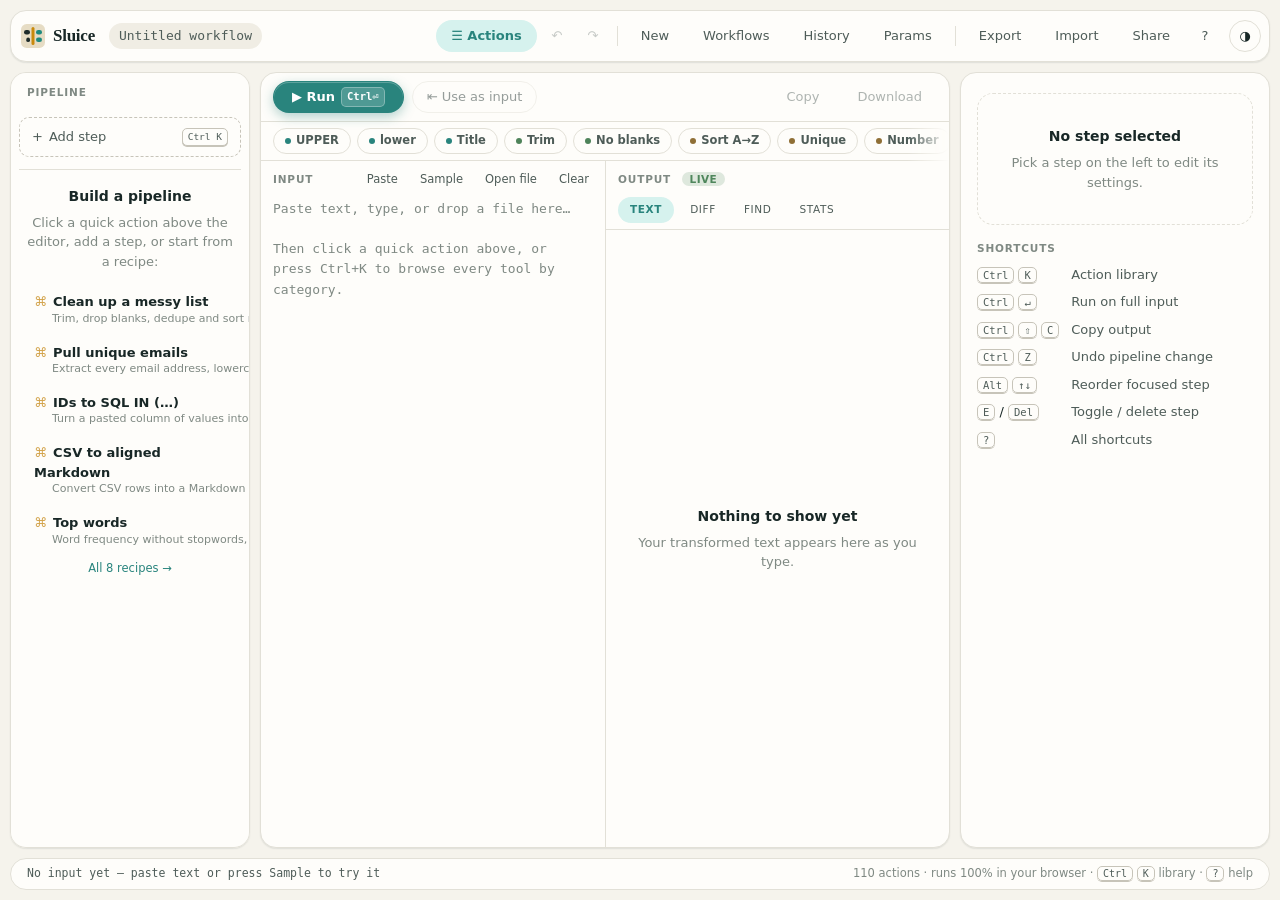
<file: index.html>
<!doctype html>
<html lang="en">
<head>
<meta charset="utf-8">
<meta name="viewport" content="width=device-width, initial-scale=1">
<meta http-equiv="Content-Security-Policy" content="default-src 'self'; script-src 'self'; style-src 'self' 'unsafe-inline'; img-src 'self' data: blob:; font-src 'self'; connect-src 'self'; worker-src 'self' blob:; object-src 'none'; base-uri 'self'; form-action 'none'">
<meta name="referrer" content="no-referrer">
<title>Sluice — local-first text workbench</title>
<meta name="description" content="Sluice turns text chores into repeatable pipelines: split, clean, extract, convert and analyze text entirely in your browser.">
<meta name="theme-color" content="#f6f3ec" media="(prefers-color-scheme: light)">
<meta name="theme-color" content="#1d2b2a" media="(prefers-color-scheme: dark)">
<meta name="color-scheme" content="light dark">
<link rel="icon" href="icons/sluice.svg" type="image/svg+xml">
<link rel="mask-icon" href="icons/sluice-mask.svg" color="#1d2b2a">
<link rel="apple-touch-icon" href="icons/sluice-light.svg">
<link rel="manifest" href="manifest.webmanifest">
<link rel="stylesheet" href="styles/tokens.css">
<link rel="stylesheet" href="styles/base.css">
<link rel="stylesheet" href="styles/layout.css">
<link rel="stylesheet" href="styles/components.css">
<link rel="stylesheet" href="styles/viewer.css">
<link rel="stylesheet" href="styles/v2.css">
</head>
<body>
<div id="app"><noscript>Sluice needs JavaScript enabled.</noscript></div>
<script type="module" src="src/main.js"></script>
</body>
</html>
</file>
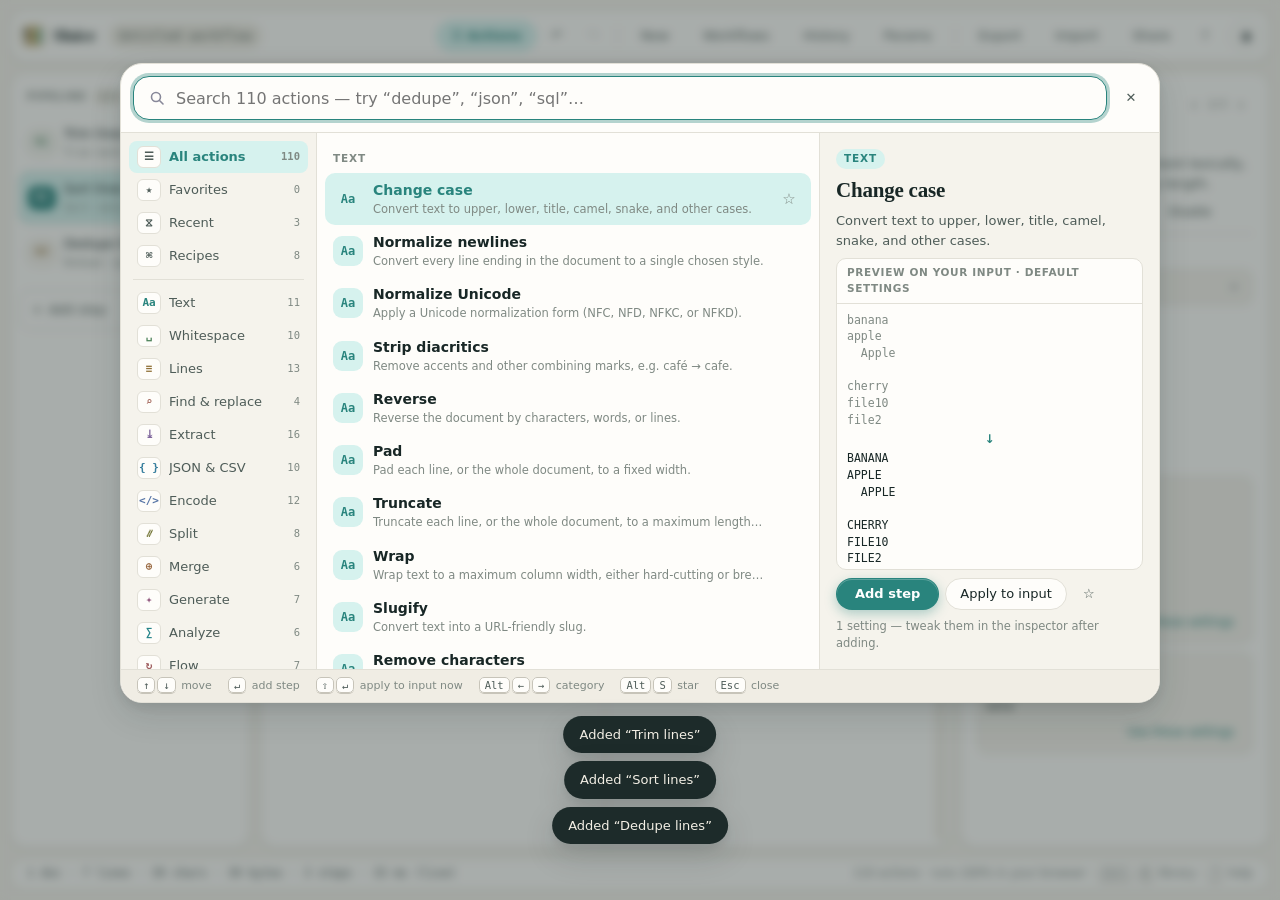
<file: demo-browse.html>
<!doctype html>
<html lang="en" data-demo="palette=1">
<head>
<meta charset="utf-8">
<meta name="viewport" content="width=device-width, initial-scale=1">
<title>Sluice demo: browse categories</title>
<link rel="icon" href="icons/sluice.svg" type="image/svg+xml">
<style>html, body { margin: 0; height: 100%; } #app-frame { width: 100%; height: 100%; border: 0; display: block; }</style>
</head>
<body>
<iframe id="app-frame" title="Sluice demo"></iframe>
<script type="module" src="src/tests/demo.js"></script>
</body>
</html>
</file>
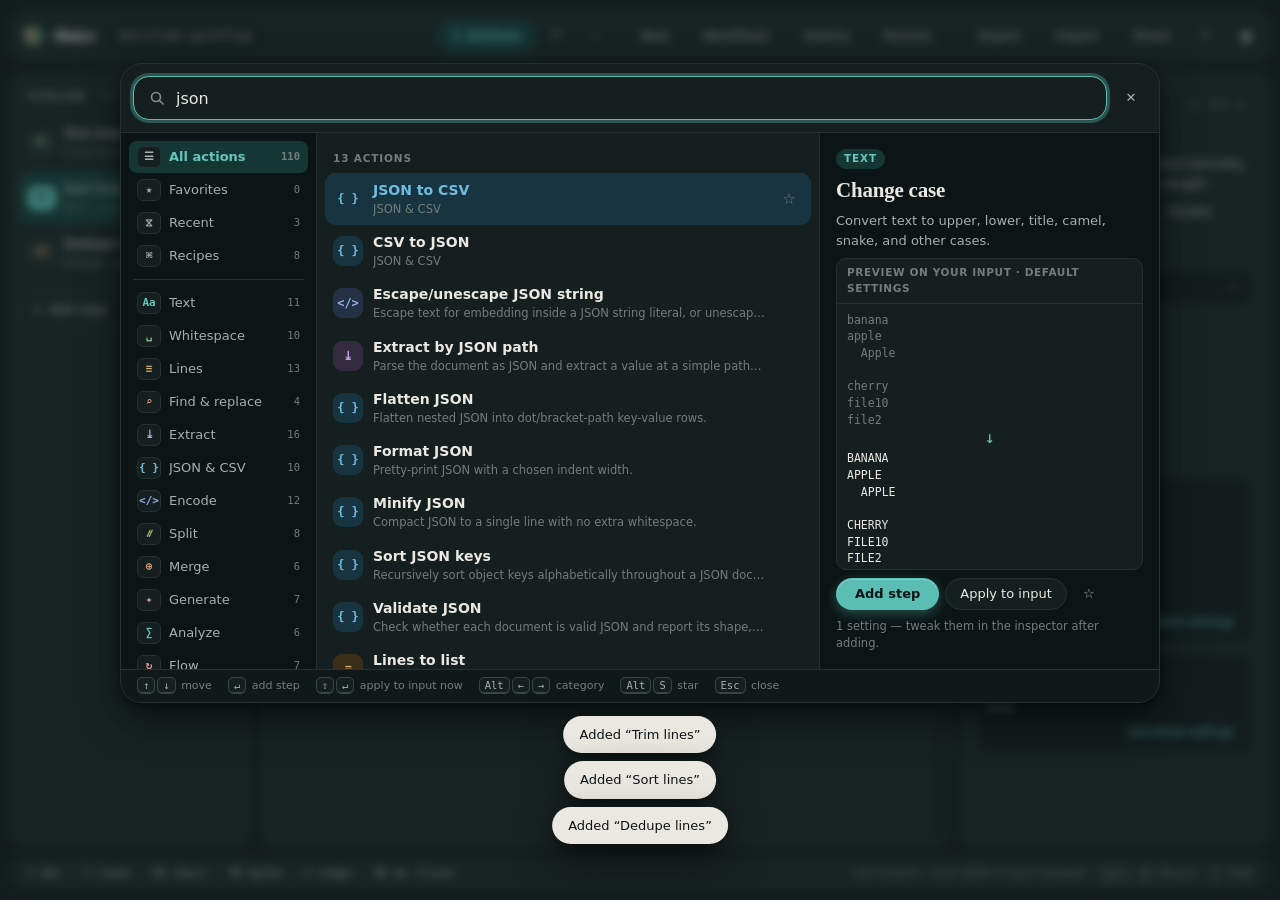
<file: demo-dark-palette.html>
<!doctype html>
<html lang="en" data-demo="theme=dim&palette=1&q=json">
<head>
<meta charset="utf-8">
<meta name="viewport" content="width=device-width, initial-scale=1">
<title>Sluice demo: dark library</title>
<link rel="icon" href="icons/sluice.svg" type="image/svg+xml">
<style>html, body { margin: 0; height: 100%; } #app-frame { width: 100%; height: 100%; border: 0; display: block; }</style>
</head>
<body>
<iframe id="app-frame" title="Sluice demo"></iframe>
<script type="module" src="src/tests/demo.js"></script>
</body>
</html>
</file>
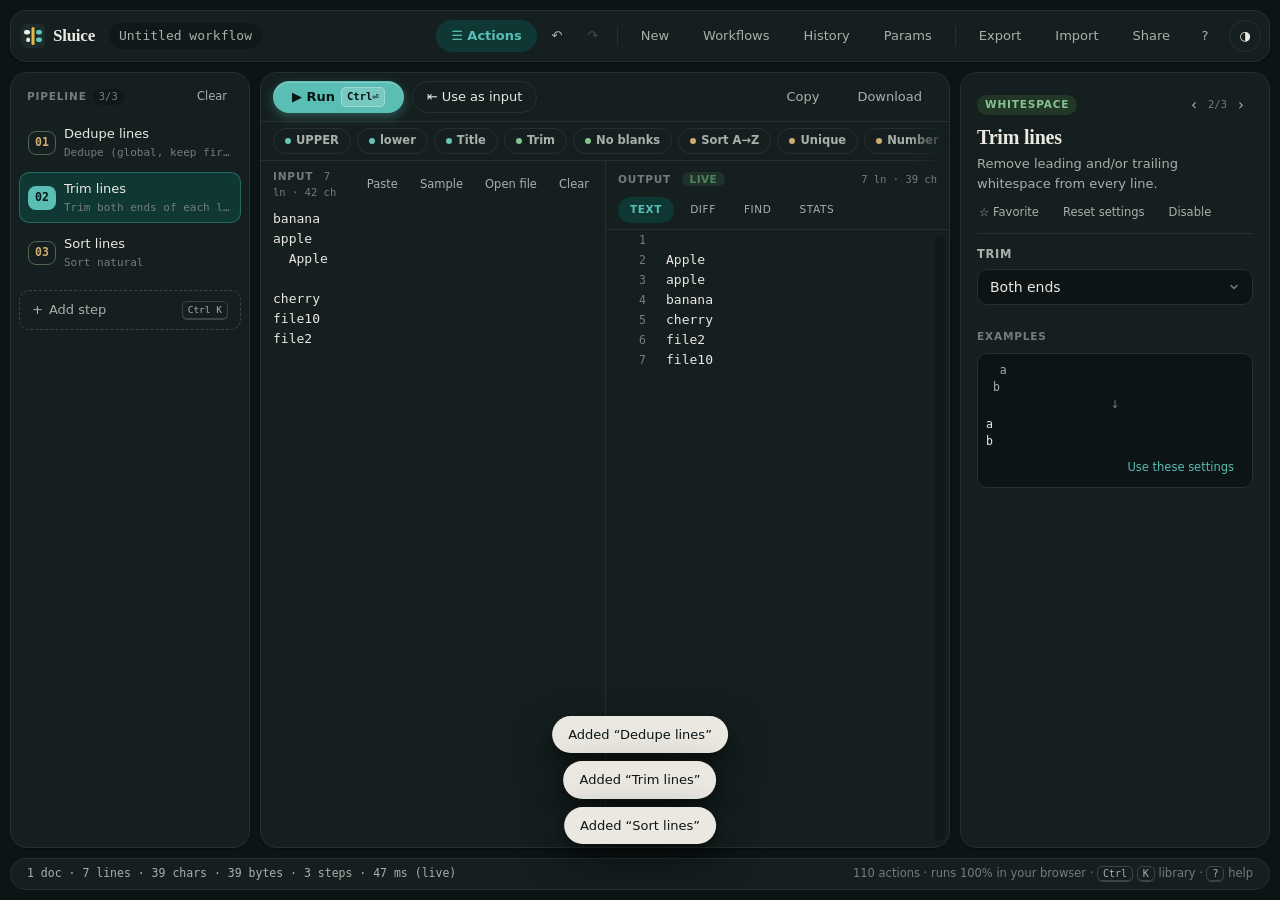
<file: demo-dark.html>
<!doctype html>
<html lang="en" data-demo="theme=dim">
<head>
<meta charset="utf-8">
<meta name="viewport" content="width=device-width, initial-scale=1">
<title>Sluice demo: dark theme</title>
<link rel="icon" href="icons/sluice.svg" type="image/svg+xml">
<style>html, body { margin: 0; height: 100%; } #app-frame { width: 100%; height: 100%; border: 0; display: block; }</style>
</head>
<body>
<iframe id="app-frame" title="Sluice demo"></iframe>
<script type="module" src="src/tests/demo.js"></script>
</body>
</html>
</file>
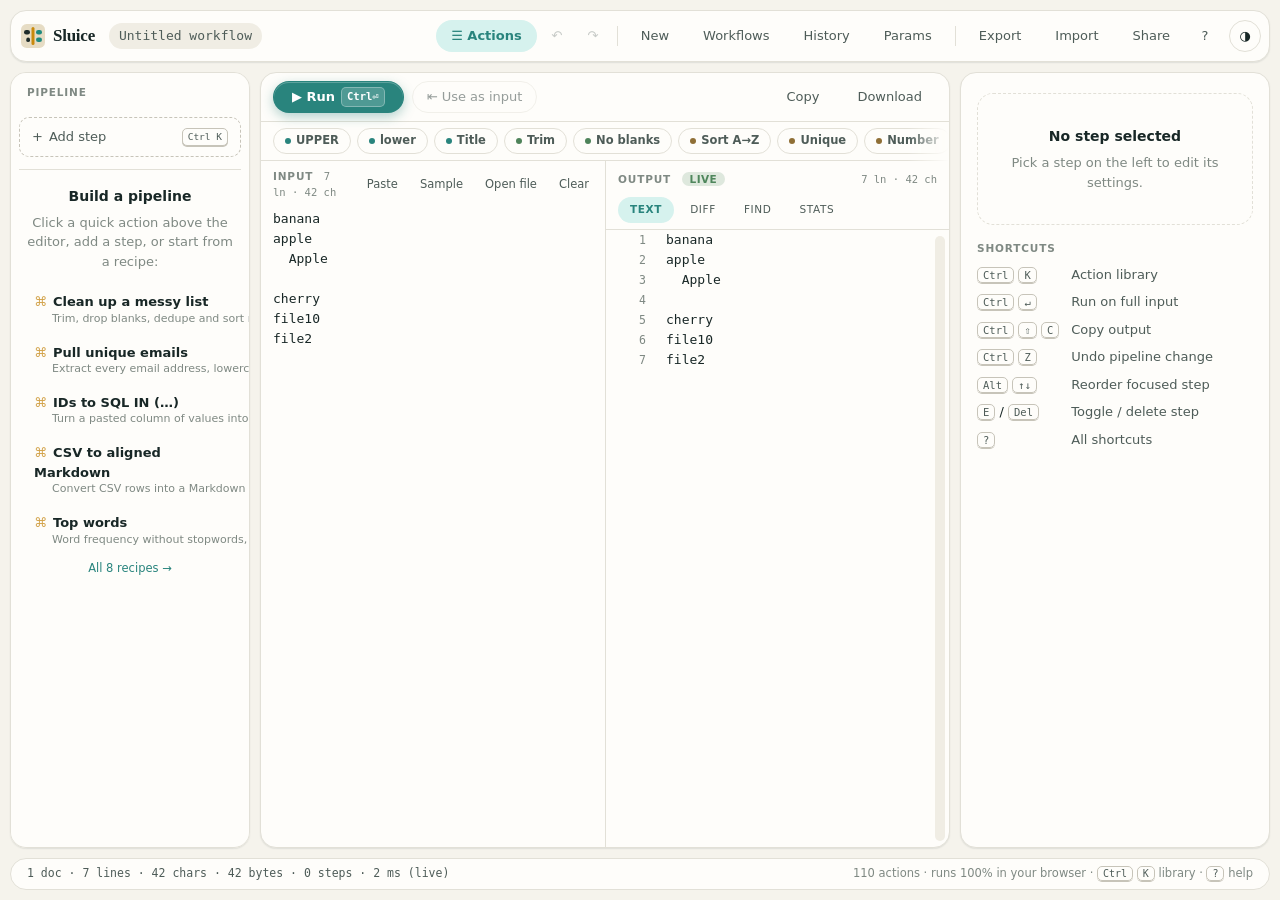
<file: demo-input.html>
<!doctype html>
<html lang="en" data-demo="steps=0">
<head>
<meta charset="utf-8">
<meta name="viewport" content="width=device-width, initial-scale=1">
<title>Sluice demo: input only</title>
<link rel="icon" href="icons/sluice.svg" type="image/svg+xml">
<style>html, body { margin: 0; height: 100%; } #app-frame { width: 100%; height: 100%; border: 0; display: block; }</style>
</head>
<body>
<iframe id="app-frame" title="Sluice demo"></iframe>
<script type="module" src="src/tests/demo.js"></script>
</body>
</html>
</file>
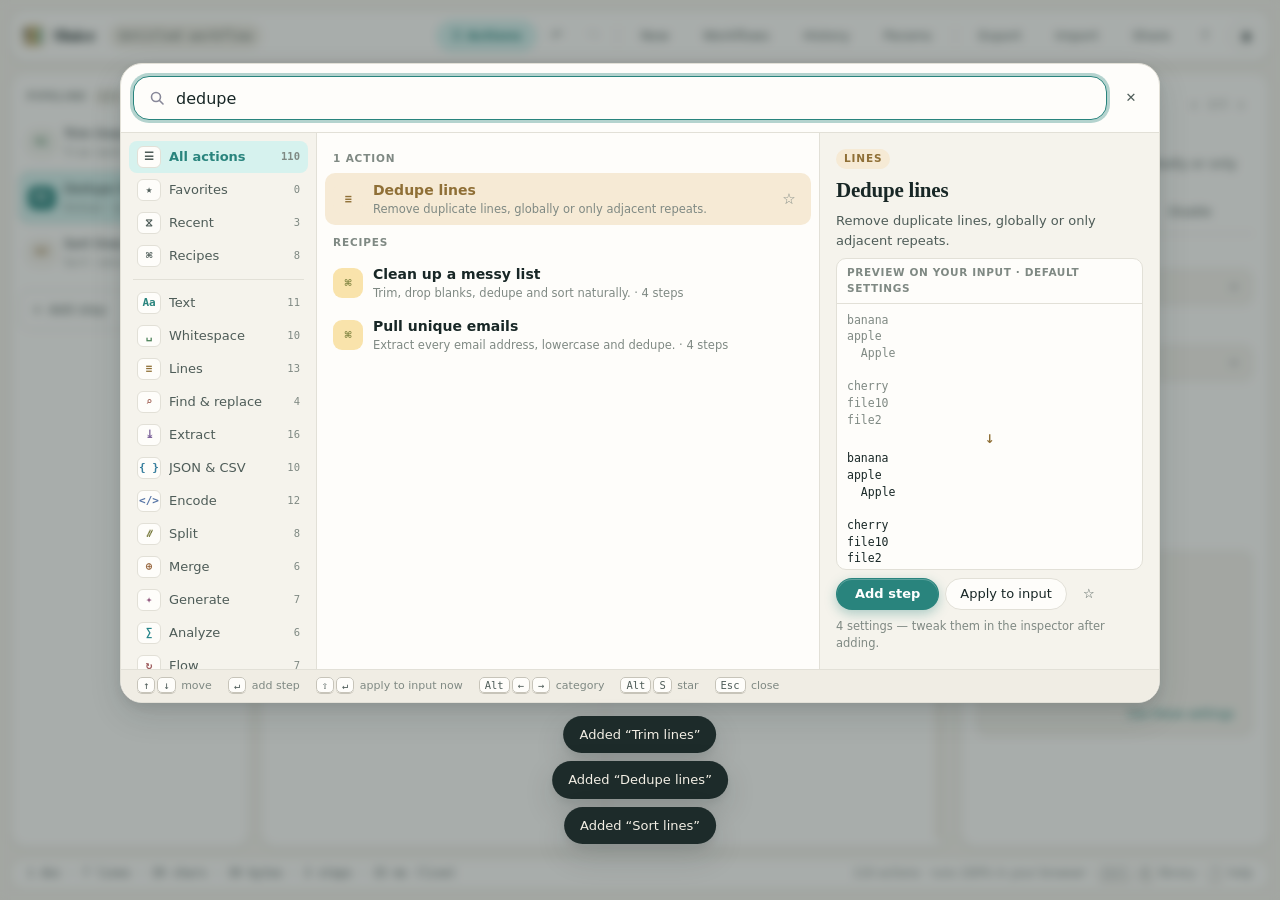
<file: demo-palette.html>
<!doctype html>
<html lang="en" data-demo="palette=1&q=dedupe">
<head>
<meta charset="utf-8">
<meta name="viewport" content="width=device-width, initial-scale=1">
<title>Sluice demo: action library</title>
<link rel="icon" href="icons/sluice.svg" type="image/svg+xml">
<style>html, body { margin: 0; height: 100%; } #app-frame { width: 100%; height: 100%; border: 0; display: block; }</style>
</head>
<body>
<iframe id="app-frame" title="Sluice demo"></iframe>
<script type="module" src="src/tests/demo.js"></script>
</body>
</html>
</file>
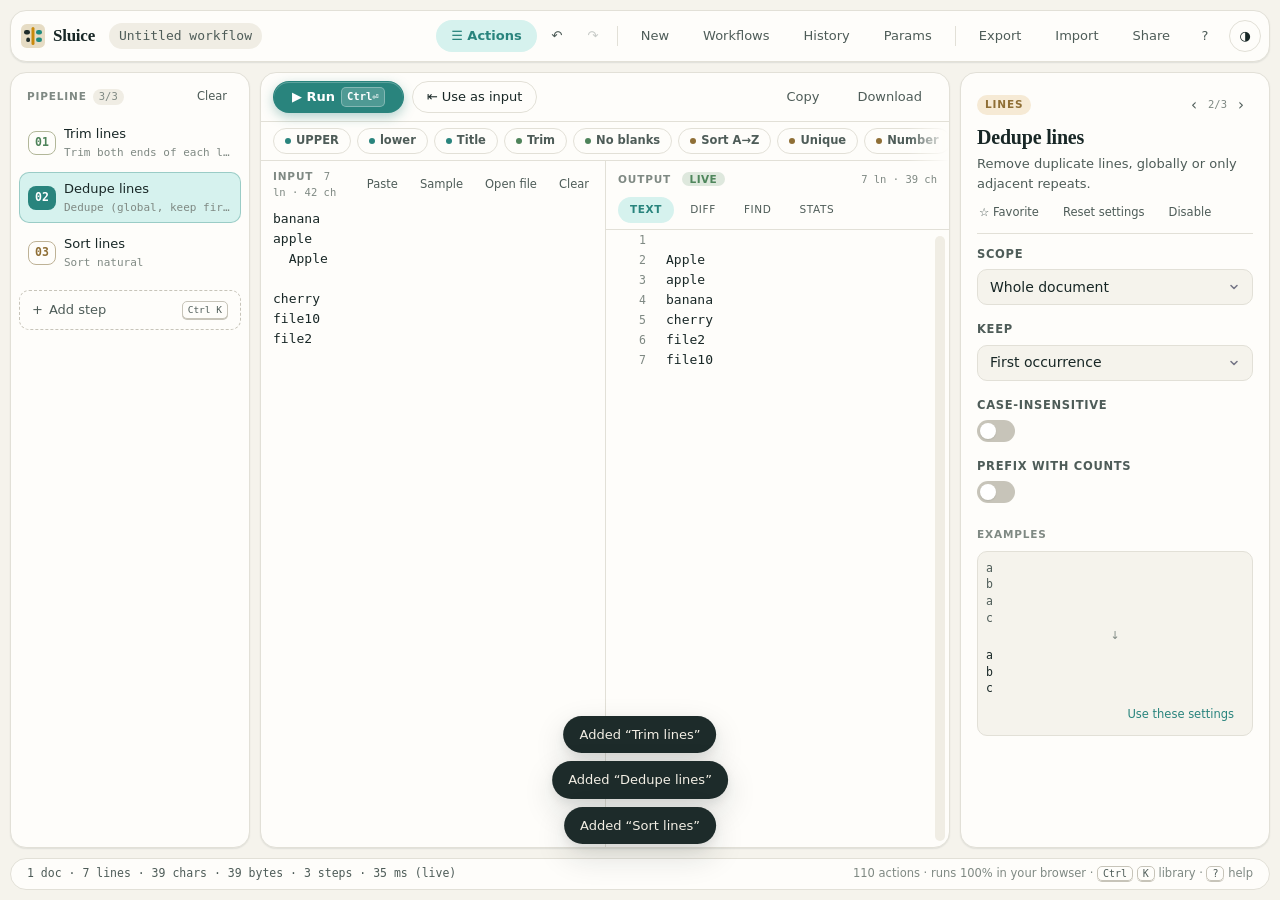
<file: demo.html>
<!doctype html>
<html lang="en">
<head>
<meta charset="utf-8">
<meta name="viewport" content="width=device-width, initial-scale=1">
<title>Sluice demo state</title>
<link rel="icon" href="icons/sluice.svg" type="image/svg+xml">
<style>html, body { margin: 0; height: 100%; } #app-frame { width: 100%; height: 100%; border: 0; display: block; }</style>
</head>
<body>
<iframe id="app-frame" title="Sluice demo"></iframe>
<script type="module" src="src/tests/demo.js"></script>
</body>
</html>
</file>
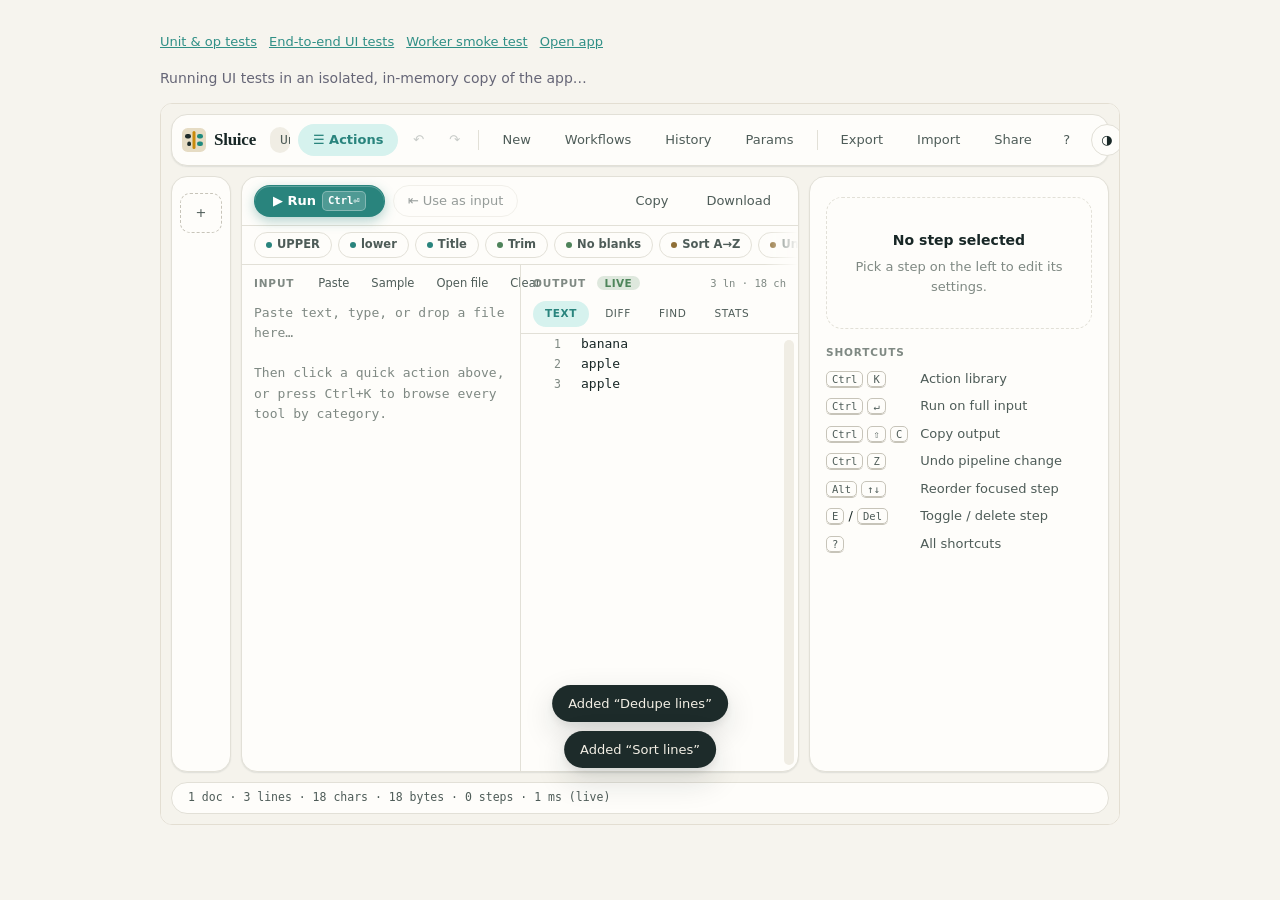
<file: e2e.html>
<!doctype html>
<html lang="en">
<head>
<meta charset="utf-8">
<meta name="viewport" content="width=device-width, initial-scale=1">
<title>Sluice E2E</title>
<link rel="icon" href="icons/sluice.svg" type="image/svg+xml">
<link rel="stylesheet" href="styles/tests.css">
<style>
  .frame-wrap { border: 1px solid #e3ded2; border-radius: 12px; overflow: hidden; margin: 12px 0; background: #fff; }
  #app-frame { width: 100%; height: 720px; border: 0; display: block; }
</style>
</head>
<body>
<nav class="test-nav"><a href="tests.html">Unit &amp; op tests</a><a href="e2e.html">End-to-end UI tests</a><a href="smoke.html">Worker smoke test</a><a href="./">Open app</a></nav>
<main id="report"><p id="status">Running UI tests in an isolated, in-memory copy of the app…</p></main>
<div class="frame-wrap"><iframe id="app-frame" title="App under test"></iframe></div>
<script type="module" src="src/tests/e2e.js"></script>
</body>
</html>
</file>
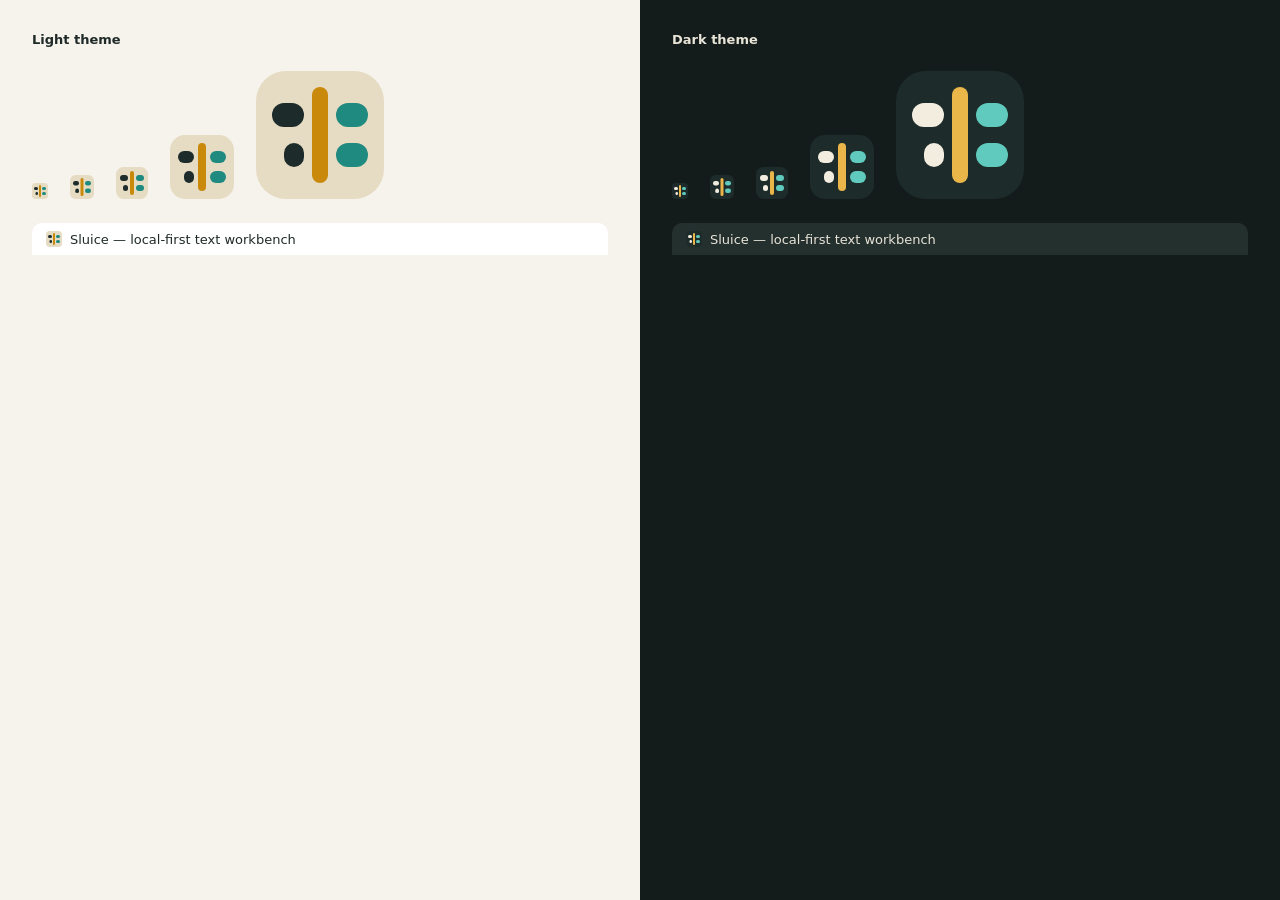
<file: icon-preview.html>
<!doctype html>
<html lang="en">
<head>
<meta charset="utf-8">
<title>Sluice icon preview</title>
<link rel="icon" href="icons/sluice.svg" type="image/svg+xml">
<style>
  body { margin: 0; font: 13px system-ui, sans-serif; display: grid; grid-template-columns: 1fr 1fr; min-height: 100vh; }
  section { padding: 32px; display: flex; flex-direction: column; gap: 24px; }
  .light { background: #f6f3ec; color: #1f2a29; }
  .dark { background: #141c1b; color: #e9e4d8; }
  .row { display: flex; align-items: end; gap: 22px; }
  .tab { display: inline-flex; align-items: center; gap: 8px; padding: 8px 14px; border-radius: 10px 10px 0 0; }
  .light .tab { background: #fff; } .dark .tab { background: #23302e; }
</style>
</head>
<body>
<section class="light"><strong>Light theme</strong>
  <div class="row"><img src="icons/sluice-light.svg" width="16" alt=""><img src="icons/sluice-light.svg" width="24" alt=""><img src="icons/sluice-light.svg" width="32" alt=""><img src="icons/sluice-light.svg" width="64" alt=""><img src="icons/sluice-light.svg" width="128" alt=""></div>
  <span class="tab"><img src="icons/sluice-light.svg" width="16" alt="">Sluice — local-first text workbench</span>
</section>
<section class="dark"><strong>Dark theme</strong>
  <div class="row"><img src="icons/sluice-dark.svg" width="16" alt=""><img src="icons/sluice-dark.svg" width="24" alt=""><img src="icons/sluice-dark.svg" width="32" alt=""><img src="icons/sluice-dark.svg" width="64" alt=""><img src="icons/sluice-dark.svg" width="128" alt=""></div>
  <span class="tab"><img src="icons/sluice-dark.svg" width="16" alt="">Sluice — local-first text workbench</span>
</section>
</body>
</html>
</file>
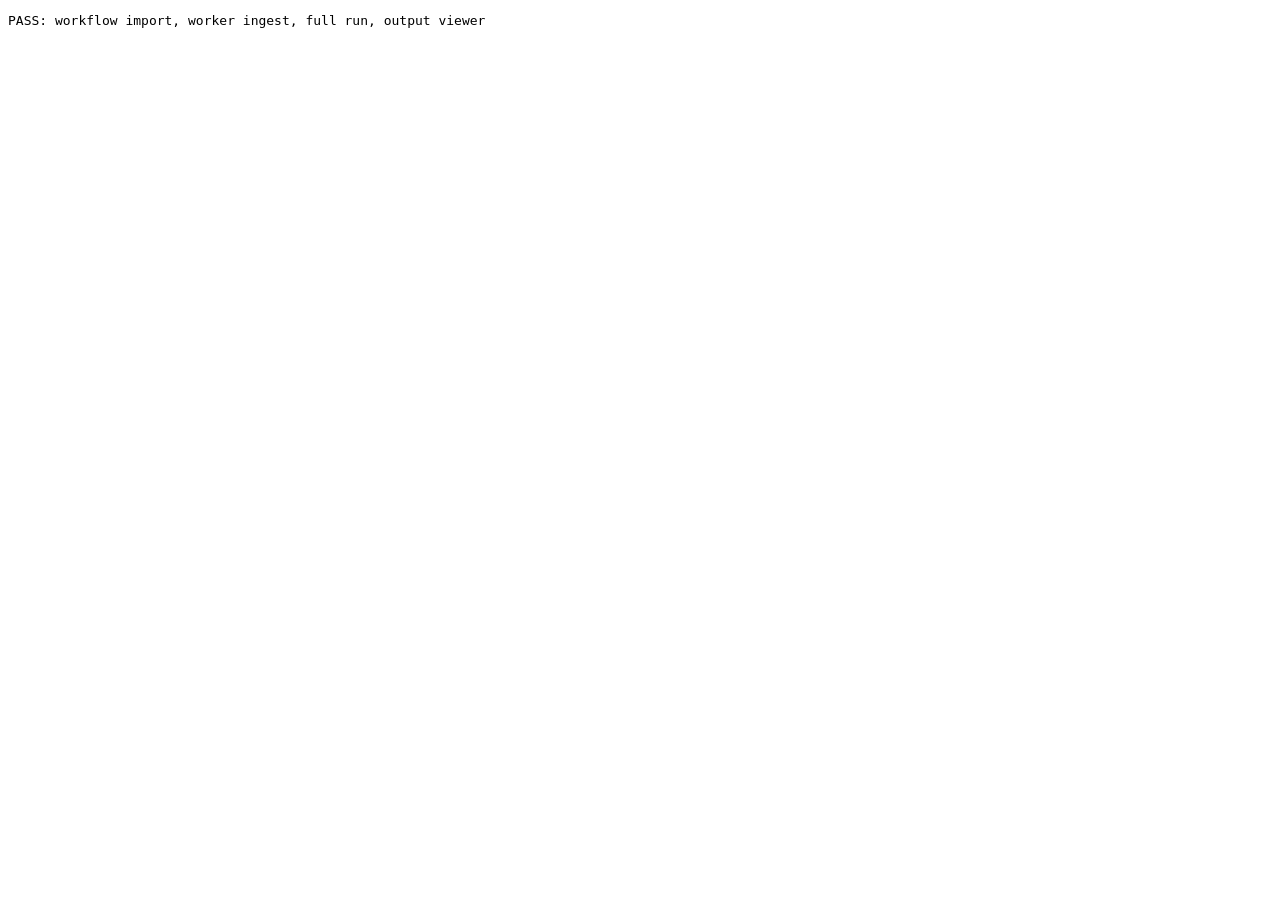
<file: smoke.html>
<!doctype html>
<html lang="en"><head><meta charset="utf-8"><meta name="viewport" content="width=device-width,initial-scale=1"><title>Sluice smoke test</title><link rel="icon" href="data:,"></head><body><pre id="result">Running…</pre><script type="module" src="src/tests/smoke.js"></script></body></html>
</file>
<file: styles/tokens.css>
:root {
  --c-canvas: oklch(96.4% 0.010 92);
  --c-surface: oklch(99.4% 0.004 92);
  --c-sunken: oklch(94.6% 0.012 92);
  --c-rule: oklch(90.5% 0.012 92);
  --c-rule-firm: oklch(82.0% 0.015 92);

  --c-ink: oklch(26.0% 0.021 188);
  --c-ink-2: oklch(46.0% 0.018 180);
  --c-ink-3: oklch(62.0% 0.014 160);

  --c-brand: #1d2b2a;
  --c-brand-gold: #e0ad3c;
  --c-verdigris: oklch(56.0% 0.085 187);
  --c-verdigris-wash: oklch(94.0% 0.030 187);
  --c-on-accent: #ffffff;
  --c-madder: oklch(55.0% 0.120 32);
  --c-madder-wash: oklch(94.5% 0.030 32);
  --c-iris: oklch(54.0% 0.060 305);
  --c-iris-wash: oklch(94.5% 0.022 305);
  --c-lichen: oklch(57.0% 0.090 150);
  --c-ochre: oklch(74.0% 0.120 80);
  --c-ochre-wash: oklch(92.0% 0.075 88);

  --f-display: 'Fraunces', 'Iowan Old Style', Georgia, serif;
  --f-ui: 'Inter Tight', system-ui, -apple-system, 'Segoe UI', sans-serif;
  --f-mono: 'Iosevka Web', 'Iosevka', ui-monospace, 'SF Mono', Menlo, monospace;
  --fs-0: 11.5px;
  --fs-1: 13px;
  --fs-2: 14px;
  --fs-3: 16px;
  --fs-5: 22px;
  --fs-6: 30px;
  --lh-tight: 1.25;
  --lh-body: 1.5;
  --lh-code: 1.55;

  --r-sm: 8px;
  --r: 10px;
  --r-lg: 16px;
  --r-xl: 22px;
  --r-pill: 999px;
  --sp-1: 4px;
  --sp-2: 8px;
  --sp-3: 12px;
  --sp-4: 16px;
  --sp-5: 24px;
  --sp-6: 32px;
  --gap: 10px;
  --hair: 1px solid var(--c-rule);
  --sh-1: 0 1px 2px oklch(30% 0.02 190 / .06), 0 1px 1px oklch(30% 0.02 190 / .04);
  --sh-2: 0 2px 6px oklch(30% 0.02 190 / .06), 0 8px 24px oklch(30% 0.02 190 / .07);
  --sh-3: 0 12px 32px oklch(25% 0.02 190 / .14), 0 4px 10px oklch(25% 0.02 190 / .08);
  --t-fast: 140ms cubic-bezier(.2,.7,.2,1);
  --t-pop: 220ms cubic-bezier(.2,.9,.25,1.15);
  --focus: 0 0 0 3px color-mix(in oklch, var(--c-verdigris) 35%, transparent);
  --chev: url("data:image/svg+xml,%3Csvg xmlns='http://www.w3.org/2000/svg' viewBox='0 0 12 12'%3E%3Cpath d='M3 4.5l3 3 3-3' fill='none' stroke='%23778' stroke-width='1.6' stroke-linecap='round' stroke-linejoin='round'/%3E%3C/svg%3E");
}

[data-theme="dim"] {
  --c-canvas: oklch(18.5% 0.012 200);
  --c-surface: oklch(23.0% 0.014 200);
  --c-sunken: oklch(20.5% 0.013 200);
  --c-rule: oklch(30.0% 0.014 200);
  --c-rule-firm: oklch(38.0% 0.016 200);
  --c-ink: oklch(93.0% 0.010 92);
  --c-ink-2: oklch(75.0% 0.012 150);
  --c-ink-3: oklch(58.0% 0.012 180);
  --c-verdigris: oklch(74.0% 0.095 187);
  --c-verdigris-wash: oklch(31.0% 0.045 187);
  --c-on-accent: oklch(18% 0.02 190);
  --c-madder: oklch(70.0% 0.120 32);
  --c-madder-wash: oklch(30.0% 0.060 32);
  --c-iris-wash: oklch(30.0% 0.040 305);
  --c-ochre: oklch(80.0% 0.120 85);
  --c-ochre-wash: oklch(36.0% 0.070 88);
  --sh-1: 0 1px 2px oklch(0% 0 0 / .3);
  --sh-2: 0 2px 6px oklch(0% 0 0 / .25), 0 8px 24px oklch(0% 0 0 / .3);
  --sh-3: 0 16px 40px oklch(0% 0 0 / .5), 0 4px 10px oklch(0% 0 0 / .3);
}
</file>
<file: styles/base.css>
*, *::before, *::after { box-sizing: border-box; }

html, body { height: 100%; }

body {
  margin: 0;
  background: var(--c-canvas);
  color: var(--c-ink);
  font-family: var(--f-ui);
  font-size: var(--fs-2);
  line-height: var(--lh-body);
  -webkit-font-smoothing: antialiased;
  transition: background-color var(--t-fast), color var(--t-fast);
}

h1, h2, h3 {
  font-family: var(--f-display);
  font-weight: 600;
  line-height: var(--lh-tight);
  margin: 0;
  letter-spacing: -.01em;
}

code, pre, .mono { font-family: var(--f-mono); }

button, input, select, textarea { font: inherit; color: inherit; }
button { cursor: pointer; background: none; border: none; }
input, select, textarea { accent-color: var(--c-verdigris); }

:focus-visible { outline: none; box-shadow: var(--focus); }

::selection { background: var(--c-ochre-wash); }

a { color: var(--c-verdigris); }

.hidden { display: none !important; }

ul, ol { margin: 0; padding: 0; list-style: none; }

* { scrollbar-width: thin; scrollbar-color: var(--c-rule-firm) transparent; }
::-webkit-scrollbar { width: 10px; height: 10px; }
::-webkit-scrollbar-track { background: transparent; }
::-webkit-scrollbar-thumb { background: var(--c-rule-firm); border-radius: var(--r-pill); border: 3px solid transparent; background-clip: padding-box; }
::-webkit-scrollbar-thumb:hover { background-color: var(--c-ink-3); }

@media (prefers-reduced-motion: reduce) {
  *, *::before, *::after { animation: none !important; transition: none !important; }
}
</file>
<file: styles/layout.css>
#app { height: 100vh; height: 100dvh; display: flex; flex-direction: column; padding: var(--gap); gap: var(--gap); }
.app-header .mobile-pane-button { display: none; }

.brand { display: inline-flex; align-items: center; gap: var(--sp-2); color: var(--c-ink); text-decoration: none; font-family: var(--f-display); font-size: 17px; font-weight: 650; letter-spacing: -.015em; padding: 2px 10px 2px 2px; border-radius: var(--r-pill); transition: background var(--t-fast); }
.brand:hover { background: var(--c-sunken); }
.brand img { display: block; width: 24px; height: 24px; flex: none; }
.header-spacer { flex: 1; }

.app-header {
  height: 52px;
  flex: none;
  display: flex;
  align-items: center;
  gap: var(--sp-1);
  padding: 0 var(--sp-2);
  background: var(--c-surface);
  border: var(--hair);
  border-radius: var(--r-lg);
  box-shadow: var(--sh-1);
}
.app-header #wf-name {
  font-size: var(--fs-1);
  padding: 3px 10px;
  border-radius: var(--r-pill);
  background: var(--c-sunken);
  max-width: 28ch;
  overflow: hidden;
  text-overflow: ellipsis;
  white-space: nowrap;
}
.app-header #theme-toggle { margin-left: var(--sp-1); }

.app-body {
  flex: 1;
  display: grid;
  grid-template-columns: var(--pipeline-w, 240px) var(--gap) 1fr var(--gap) var(--inspector-w, 310px);
  min-height: 0;
}

.pane {
  min-width: 0;
  min-height: 0;
  overflow: auto;
  background: var(--c-surface);
  border: var(--hair);
  border-radius: var(--r-lg);
  box-shadow: var(--sh-1);
}
.pane-inspector { padding: var(--sp-2) var(--sp-4); }
.pane-canvas { display: flex; flex-direction: column; overflow: hidden; }

.resizer { cursor: col-resize; background: transparent; position: relative; }
.resizer::after { content: ''; position: absolute; top: 50%; left: 50%; width: 4px; height: 36px; transform: translate(-50%, -50%); border-radius: var(--r-pill); background: var(--c-rule-firm); opacity: 0; transition: opacity var(--t-fast), height var(--t-fast); }
.resizer:hover::after, .resizer.active::after { opacity: 1; height: 64px; }

.status-strip {
  height: 32px;
  flex: none;
  display: flex;
  align-items: center;
  gap: var(--sp-4);
  padding: 0 var(--sp-4);
  background: var(--c-surface);
  border: var(--hair);
  border-radius: var(--r-pill);
  font-family: var(--f-mono);
  font-size: var(--fs-0);
  color: var(--c-ink-2);
  white-space: nowrap;
  overflow: hidden;
}

@media (max-width: 1100px) {
  .app-body { grid-template-columns: 60px var(--gap) 1fr var(--gap) var(--inspector-w, 300px); }
  .pane-pipeline .step-name, .pane-pipeline .step-add span, .pane-pipeline .step-card .btn { display: none; }
  .pane-pipeline .step-card { justify-content: center; }
}

@media (max-width: 820px) {
  #app { padding: 6px; gap: 6px; }
  .app-header { overflow-x: auto; white-space: nowrap; height: 52px; scrollbar-width: none; -webkit-mask-image: linear-gradient(90deg, #000 88%, transparent); mask-image: linear-gradient(90deg, #000 88%, transparent); padding-right: 40px; }
  .app-header > * { flex-shrink: 0; }
  .app-header #wf-name, .app-header > .header-spacer { display: none; }
  .app-header .mobile-pane-button { display: inline-flex; }
  .app-header .header-sep { display: none; }
  .app-body { grid-template-columns: minmax(0, 1fr); position: relative; }
  .app-body > .resizer { display: none; }
  .pane-pipeline, .pane-inspector { display: none; position: absolute; inset: 0; z-index: 12; overflow: auto; box-shadow: var(--sh-3); }
  .app-body.show-pipeline .pane-pipeline, .app-body.show-inspector .pane-inspector { display: block; animation: pane-in var(--t-pop); }
  .pane-pipeline .step-name, .pane-pipeline .step-add span { display: inline; }
  .pane-pipeline .step-card .btn { display: inline-flex; }
  .pane-pipeline .step-card { justify-content: flex-start; }
  .picker { max-width: calc(100vw - 16px); }
  .status-strip { padding: 0 var(--sp-3); }
}

@keyframes pane-in { from { opacity: 0; transform: translateY(8px) scale(.99); } to { opacity: 1; transform: none; } }
</file>
<file: styles/components.css>
.btn {
  display: inline-flex;
  align-items: center;
  justify-content: center;
  gap: 6px;
  height: 32px;
  border: var(--hair);
  background: var(--c-surface);
  color: var(--c-ink);
  padding: 0 14px;
  border-radius: var(--r-pill);
  font-size: var(--fs-1);
  font-weight: 500;
  white-space: nowrap;
  transition: background var(--t-fast), border-color var(--t-fast), color var(--t-fast), transform var(--t-fast), box-shadow var(--t-fast);
}
.btn:hover { border-color: var(--c-rule-firm); background: var(--c-sunken); }
.btn:active { transform: scale(.97); }
.btn-primary {
  background: var(--c-verdigris);
  border-color: transparent;
  color: var(--c-on-accent);
  font-weight: 600;
  padding: 0 18px;
  box-shadow: 0 1px 0 oklch(100% 0 0 / .25) inset, 0 4px 12px color-mix(in oklch, var(--c-verdigris) 35%, transparent);
}
.btn-primary:hover { background: color-mix(in oklch, var(--c-verdigris) 88%, var(--c-ink)); border-color: transparent; }
.btn-ghost { border-color: transparent; background: transparent; color: var(--c-ink-2); }
.btn-ghost:hover { background: var(--c-sunken); border-color: transparent; color: var(--c-ink); }
.btn-ghost[aria-expanded="true"] { background: var(--c-verdigris-wash); color: var(--c-verdigris); }
.btn-icon { width: 32px; padding: 0; flex: none; }
.step-card .btn-icon, .pairs-row .btn-icon { width: 26px; height: 26px; font-size: 12px; }

.field { display: flex; flex-direction: column; gap: 6px; padding: var(--sp-2) 0; }
.field label {
  font-size: var(--fs-0);
  font-weight: 600;
  color: var(--c-ink-2);
  text-transform: uppercase;
  letter-spacing: .06em;
}
.field input:not([type="checkbox"]), .field select, .pairs-row input, .match-toolbar input[type="text"] {
  height: 36px;
  border: var(--hair);
  background: var(--c-canvas);
  border-radius: var(--r);
  padding: 0 var(--sp-3);
  font-size: var(--fs-2);
  transition: border-color var(--t-fast), box-shadow var(--t-fast), background var(--t-fast);
}
.field select, .picker-select {
  appearance: none;
  -webkit-appearance: none;
  padding-right: 34px;
  background-image: var(--chev);
  background-repeat: no-repeat;
  background-position: right 12px center;
  background-size: 12px;
  cursor: pointer;
}
.field input:hover, .field select:hover, .pairs-row input:hover, .field .code-input:hover, .match-toolbar input[type="text"]:hover { border-color: var(--c-rule-firm); }
.field input:focus, .field select:focus, .pairs-row input:focus, .field .code-input:focus, .match-toolbar input[type="text"]:focus {
  outline: none;
  border-color: var(--c-verdigris);
  background: var(--c-surface);
  box-shadow: var(--focus);
}
.field input[type="checkbox"] {
  appearance: none;
  -webkit-appearance: none;
  width: 38px;
  height: 22px;
  align-self: flex-start;
  border-radius: var(--r-pill);
  background: var(--c-rule-firm);
  position: relative;
  cursor: pointer;
  margin: 0;
  transition: background var(--t-fast);
}
.field input[type="checkbox"]::after {
  content: '';
  position: absolute;
  top: 3px;
  left: 3px;
  width: 16px;
  height: 16px;
  border-radius: 50%;
  background: #fff;
  box-shadow: var(--sh-1);
  transition: transform var(--t-pop);
}
.field input[type="checkbox"]:checked { background: var(--c-verdigris); }
.field input[type="checkbox"]:checked::after { transform: translateX(16px); }
.field .code-input {
  border: var(--hair);
  background: var(--c-canvas);
  border-radius: var(--r);
  padding: var(--sp-2) var(--sp-3);
  font-family: var(--f-mono);
  font-size: var(--fs-1);
  line-height: var(--lh-code);
  resize: vertical;
  transition: border-color var(--t-fast), box-shadow var(--t-fast);
}
.field-help { font-size: var(--fs-0); color: var(--c-ink-3); line-height: 1.45; }
.field-error { font-size: var(--fs-0); color: var(--c-madder); font-weight: 500; }
.field.has-error input, .field.has-error select { border-color: var(--c-madder); background: var(--c-madder-wash); }

.token-hints { display: flex; flex-wrap: wrap; gap: 6px; }
.chip {
  border: var(--hair);
  background: var(--c-sunken);
  border-radius: var(--r-pill);
  padding: 2px 10px;
  font-size: var(--fs-0);
  font-family: var(--f-mono);
  color: var(--c-ink-2);
  transition: all var(--t-fast);
}
.chip:hover { border-color: var(--c-verdigris); color: var(--c-verdigris); background: var(--c-verdigris-wash); }

.pairs-editor { display: flex; flex-direction: column; gap: 6px; }
.pairs-row { display: flex; gap: 6px; align-items: center; }
.pairs-row input { flex: 1; min-width: 0; font-family: var(--f-mono); font-size: var(--fs-1); height: 34px; }
.pairs-add { align-self: flex-start; color: var(--c-verdigris); }

.modal-backdrop {
  position: fixed;
  inset: 0;
  background: color-mix(in oklch, var(--c-brand) 40%, transparent);
  backdrop-filter: blur(6px);
  -webkit-backdrop-filter: blur(6px);
  display: flex;
  align-items: center;
  justify-content: center;
  z-index: 50;
  padding: var(--sp-4);
  animation: fade-in var(--t-fast);
}
.modal-dialog {
  background: var(--c-surface);
  border: var(--hair);
  border-radius: var(--r-xl);
  box-shadow: var(--sh-3);
  width: min(540px, 100%);
  max-height: 82vh;
  display: flex;
  flex-direction: column;
  overflow: hidden;
  animation: pop-in var(--t-pop);
}
.modal-sm { width: min(420px, 100%); }
.modal-lg { width: min(720px, 100%); }
.modal-header {
  display: flex;
  align-items: flex-start;
  justify-content: space-between;
  gap: var(--sp-3);
  padding: var(--sp-5) var(--sp-4) var(--sp-3) var(--sp-5);
  flex: none;
}
.modal-heading { min-width: 0; padding-top: 2px; }
.modal-header h3 { font-size: 20px; }
.modal-subtitle { margin: 4px 0 0; font-size: var(--fs-1); color: var(--c-ink-3); }
.modal-close { margin-top: -2px; color: var(--c-ink-3); }
.modal-body { padding: var(--sp-1) var(--sp-5) var(--sp-5); overflow: auto; display: flex; flex-direction: column; gap: var(--sp-2); }
.modal-body > div > .btn-primary:last-child { align-self: flex-end; margin-top: var(--sp-2); }
.modal-footer {
  display: flex;
  justify-content: flex-end;
  gap: var(--sp-2);
  padding: var(--sp-3) var(--sp-5);
  border-top: var(--hair);
  background: var(--c-sunken);
  flex: none;
}
.modal-message { margin: 0; color: var(--c-ink-2); font-size: var(--fs-2); line-height: 1.55; }
.modal-backdrop.closing { animation: fade-out 160ms forwards; }
.modal-backdrop.closing .modal-dialog { animation: pop-out 160ms forwards; }
body.modal-open { overflow: hidden; }

.btn-soft { background: var(--c-verdigris-wash); color: var(--c-verdigris); border-color: transparent; font-weight: 600; height: 30px; padding: 0 14px; }
.btn-soft:hover { background: var(--c-verdigris); color: var(--c-on-accent); border-color: transparent; }
.btn-danger { background: var(--c-madder); color: #fff; border-color: transparent; font-weight: 600; padding: 0 18px; box-shadow: 0 4px 12px color-mix(in oklch, var(--c-madder) 30%, transparent); }
.btn-danger:hover { background: color-mix(in oklch, var(--c-madder) 85%, var(--c-ink)); border-color: transparent; }
.btn-icon-danger:hover { background: var(--c-madder-wash); color: var(--c-madder); }

.dialog-list { display: flex; flex-direction: column; gap: 6px; }
.list-row {
  display: flex;
  align-items: center;
  gap: var(--sp-3);
  padding: 10px 10px 10px 12px;
  border: var(--hair);
  border-radius: var(--r-lg);
  background: var(--c-surface);
  transition: border-color var(--t-fast), box-shadow var(--t-fast), transform var(--t-fast);
}
.list-row:hover { border-color: var(--c-rule-firm); box-shadow: var(--sh-2); }
.list-row.is-current { border-color: color-mix(in oklch, var(--c-verdigris) 45%, transparent); background: color-mix(in oklch, var(--c-verdigris-wash) 55%, var(--c-surface)); }
.list-avatar {
  flex: none;
  width: 38px;
  height: 38px;
  border-radius: 12px;
  display: grid;
  place-items: center;
  font-family: var(--f-display);
  font-weight: 650;
  font-size: 17px;
  color: var(--c-verdigris);
  background: var(--c-verdigris-wash);
}
.list-avatar-time { width: 56px; font-family: var(--f-mono); font-size: var(--fs-0); font-weight: 600; color: var(--c-ink-2); background: var(--c-sunken); }
.list-main { flex: 1; min-width: 0; display: flex; flex-direction: column; gap: 1px; }
.list-title { font-weight: 600; font-size: var(--fs-2); overflow: hidden; text-overflow: ellipsis; white-space: nowrap; }
.list-meta { font-size: var(--fs-0); color: var(--c-ink-3); overflow: hidden; text-overflow: ellipsis; white-space: nowrap; }
.list-actions { display: flex; align-items: center; gap: 2px; flex: none; }
.list-actions .btn-icon { width: 30px; height: 30px; opacity: 0; transition: opacity var(--t-fast), background var(--t-fast), color var(--t-fast); }
.list-row:hover .list-actions .btn-icon, .list-row:focus-within .list-actions .btn-icon { opacity: 1; }
@media (hover: none) { .list-actions .btn-icon { opacity: 1; } }
.list-actions .btn-soft { margin-left: 4px; }

.empty-state {
  display: flex;
  flex-direction: column;
  align-items: center;
  gap: 4px;
  text-align: center;
  padding: var(--sp-6) var(--sp-4);
  border: 1.5px dashed var(--c-rule);
  border-radius: var(--r-lg);
  color: var(--c-ink-3);
  font-size: var(--fs-1);
}
.empty-state strong { color: var(--c-ink); font-size: var(--fs-2); font-weight: 600; }
.empty-state code { font-family: var(--f-mono); background: var(--c-sunken); padding: 1px 6px; border-radius: 6px; color: var(--c-ink-2); }

.params-head, .params-row { display: grid; grid-template-columns: 1fr 1.2fr 110px 1fr 30px; gap: 6px; align-items: center; }
.params-head { padding: 0 2px 2px; font-size: 10.5px; font-weight: 700; text-transform: uppercase; letter-spacing: .08em; color: var(--c-ink-3); }
.params-list { display: flex; flex-direction: column; gap: 6px; }
.params-row select { height: 34px; border: var(--hair); background-color: var(--c-canvas); border-radius: var(--r); padding-left: var(--sp-3); font-size: var(--fs-1); width: 100%; min-width: 0; }
.params-row select:focus { outline: none; border-color: var(--c-verdigris); box-shadow: var(--focus); }
.modal-body .step-add { margin-top: var(--sp-1); }
@media (max-width: 620px) {
  .params-head { display: none; }
  .params-row { grid-template-columns: 1fr 1fr; padding: 10px; border: var(--hair); border-radius: var(--r-lg); }
  .params-row .btn-icon { grid-column: 2; justify-self: end; }
}

.step-list { padding: var(--sp-2); display: flex; flex-direction: column; gap: 4px; }
.step-card {
  display: flex;
  align-items: center;
  gap: var(--sp-2);
  min-height: 42px;
  padding: 6px 6px 6px var(--sp-2);
  border-radius: var(--r);
  border: 1px solid transparent;
  cursor: grab;
  position: relative;
  transition: background var(--t-fast), border-color var(--t-fast), box-shadow var(--t-fast), transform var(--t-fast);
}
.step-card .btn-icon { opacity: 0; transition: opacity var(--t-fast); }
.step-card:hover .btn-icon, .step-card.selected .btn-icon, .step-card:focus-within .btn-icon, .modal-body .step-card .btn-icon { opacity: 1; }
@media (hover: none) { .step-card .btn-icon { opacity: 1; } }
.step-card:hover { background: var(--c-sunken); }
.step-card.selected { background: var(--c-verdigris-wash); border-color: color-mix(in oklch, var(--c-verdigris) 35%, transparent); }
.step-card.selected .step-num { background: var(--c-verdigris); border-color: transparent; color: var(--c-on-accent); }
.step-card.dragging { opacity: .6; box-shadow: var(--sh-2); background: var(--c-surface); cursor: grabbing; }
.step-card.disabled { opacity: .5; }
.step-card.disabled .step-num { border-style: dashed; }
.step-card.has-error { background: var(--c-madder-wash); border-color: color-mix(in oklch, var(--c-madder) 40%, transparent); }
.step-card.has-error .step-num { background: var(--c-madder); color: #fff; border-color: transparent; }
.step-num {
  font-family: var(--f-mono);
  font-size: var(--fs-0);
  font-weight: 600;
  color: var(--c-ink-2);
  background: var(--c-surface);
  border: 1px solid var(--c-rule);
  border-radius: var(--r-sm);
  width: 28px;
  height: 24px;
  display: inline-grid;
  place-items: center;
  flex: none;
  transition: all var(--t-fast);
}
.step-name { flex: 1; font-size: var(--fs-1); font-weight: 500; overflow: hidden; text-overflow: ellipsis; white-space: nowrap; }
.cost-badge { flex: none; font-size: var(--fs-0); color: var(--c-madder); background: var(--c-madder-wash); border-radius: var(--r-pill); padding: 0 6px; }
.step-add {
  width: 100%;
  display: flex;
  align-items: center;
  justify-content: center;
  gap: 6px;
  height: 40px;
  padding: 0 var(--sp-3);
  border: 1.5px dashed var(--c-rule-firm);
  border-radius: var(--r);
  background: transparent;
  color: var(--c-ink-2);
  font-weight: 500;
  font-size: var(--fs-1);
  margin-top: var(--sp-2);
  transition: all var(--t-fast);
}
.step-add:hover { border-color: var(--c-verdigris); color: var(--c-verdigris); background: var(--c-verdigris-wash); }

.picker {
  position: absolute;
  z-index: 20;
  background: var(--c-surface);
  border: var(--hair);
  border-radius: var(--r-lg);
  box-shadow: var(--sh-3);
  max-height: 360px;
  overflow: auto;
  min-width: 250px;
  padding: 6px;
  animation: pop-in var(--t-pop);
  transform-origin: top left;
}
.picker-group {
  padding: 10px 10px 4px;
  font-size: 10.5px;
  font-weight: 700;
  color: var(--c-ink-3);
  text-transform: uppercase;
  letter-spacing: .08em;
}
.picker-group:first-child { padding-top: 4px; }
.picker-item {
  padding: 7px 10px;
  font-size: var(--fs-1);
  cursor: pointer;
  border-radius: var(--r-sm);
  transition: background var(--t-fast), color var(--t-fast);
}
.picker-item:hover, .picker-item:focus-visible { background: var(--c-verdigris-wash); color: var(--c-verdigris); box-shadow: none; }

.picker { display: flex; flex-direction: column; overflow: hidden; width: 280px; max-width: calc(100vw - 16px); }
.picker-search {
  flex: none;
  height: 36px;
  margin: 0 0 6px;
  padding: 0 12px 0 34px;
  border: var(--hair);
  border-radius: var(--r);
  background: var(--c-canvas) url("data:image/svg+xml,%3Csvg xmlns='http://www.w3.org/2000/svg' viewBox='0 0 16 16'%3E%3Ccircle cx='7' cy='7' r='4.5' fill='none' stroke='%23889' stroke-width='1.6'/%3E%3Cpath d='M10.5 10.5L14 14' stroke='%23889' stroke-width='1.6' stroke-linecap='round'/%3E%3C/svg%3E") no-repeat 12px center / 14px;
  font-size: var(--fs-1);
  outline: none;
}
.picker-search:focus { border-color: var(--c-verdigris); box-shadow: var(--focus); background-color: var(--c-surface); }
.picker-search::-webkit-search-cancel-button { display: none; }
.picker-list { overflow: auto; min-height: 0; flex: 1; }
.picker-item { display: block; width: 100%; text-align: left; border: 0; background: transparent; color: var(--c-ink); }
.picker-item.active { background: var(--c-verdigris-wash); color: var(--c-verdigris); }
.picker-item[aria-selected="true"] { font-weight: 600; }
.picker-empty { padding: var(--sp-4); text-align: center; color: var(--c-ink-3); font-size: var(--fs-1); }

.btn:disabled { opacity: .45; cursor: not-allowed; transform: none; }
.btn-xs { height: 24px; padding: 0 9px; font-size: var(--fs-0); text-transform: none; letter-spacing: 0; font-weight: 500; }
kbd, .kbd-inline {
  font-family: var(--f-mono);
  font-size: 10.5px;
  padding: 1px 5px;
  border-radius: 5px;
  border: 1px solid var(--c-rule-firm);
  background: var(--c-surface);
  color: var(--c-ink-2);
  box-shadow: 0 1px 0 var(--c-rule-firm);
}
.btn-primary .kbd-inline { background: oklch(100% 0 0 / .18); border-color: oklch(100% 0 0 / .3); box-shadow: none; color: inherit; }
@media (max-width: 820px) { .kbd-inline { display: none; } }
.toolbar-spacer { flex: 1; }
.run-banner { font-size: var(--fs-0); color: var(--c-ink-2); min-width: 0; overflow: hidden; text-overflow: ellipsis; white-space: nowrap; }
.col-actions { display: inline-flex; gap: 2px; margin: -4px -6px -4px 0; }
.canvas-col-title { display: flex; align-items: center; justify-content: space-between; gap: var(--sp-2); min-height: 30px; }
.mode-pill { margin-left: 6px; padding: 1px 8px; border-radius: var(--r-pill); background: var(--c-ochre-wash); color: color-mix(in oklch, var(--c-ochre) 60%, var(--c-ink)); letter-spacing: .04em; }
.mode-pill-run { background: var(--c-verdigris-wash); color: var(--c-verdigris); }

.output-empty, .inspector-empty, .steps-empty {
  display: flex;
  flex-direction: column;
  align-items: center;
  justify-content: center;
  gap: 6px;
  text-align: center;
  color: var(--c-ink-3);
  font-size: var(--fs-1);
  line-height: 1.5;
}
.output-empty { flex: 1; padding: var(--sp-5); }
.inspector-empty { margin: var(--sp-3) 0; padding: var(--sp-6) var(--sp-3); border: 1.5px dashed var(--c-rule); border-radius: var(--r-lg); }
.steps-empty { padding: var(--sp-5) var(--sp-3) var(--sp-2); }
.output-empty strong, .inspector-empty strong, .steps-empty strong { color: var(--c-ink); font-size: var(--fs-2); font-weight: 600; }
@media (max-width: 1100px) and (min-width: 821px) { .steps-empty { display: none; } }

.inspector-head { padding: var(--sp-3) 0 var(--sp-2); border-bottom: var(--hair); margin-bottom: var(--sp-1); }
.inspector-group { display: inline-block; font-size: 10.5px; font-weight: 700; letter-spacing: .08em; text-transform: uppercase; color: var(--c-verdigris); background: var(--c-verdigris-wash); padding: 2px 8px; border-radius: var(--r-pill); margin-bottom: 8px; }
.inspector-title { font-size: 20px; }
.inspector-summary { margin: 4px 0 0; color: var(--c-ink-2); font-size: var(--fs-1); line-height: 1.5; }

.wf-name {
  border: 0;
  font-family: var(--f-mono);
  color: var(--c-ink-2);
  cursor: text;
  transition: background var(--t-fast), color var(--t-fast);
}
.wf-name:hover { color: var(--c-ink); background: var(--c-rule) !important; }
.header-sep { width: 1px; height: 20px; background: var(--c-rule); margin: 0 4px; flex: none; }

.step-card:focus-visible { box-shadow: var(--focus); }

.toast-host { position: fixed; left: 50%; bottom: 56px; transform: translateX(-50%); display: flex; flex-direction: column; align-items: center; gap: 8px; z-index: 80; pointer-events: none; }
.toast {
  padding: 9px 16px;
  border-radius: var(--r-pill);
  background: var(--c-brand);
  color: #f3efe5;
  font-size: var(--fs-1);
  font-weight: 500;
  box-shadow: var(--sh-3);
  animation: pop-in var(--t-pop);
}
.toast-error { background: var(--c-madder); color: #fff; }
.toast.leaving { animation: pop-out 200ms forwards; }
[data-theme="dim"] .toast:not(.toast-error) { background: var(--c-ink); color: var(--c-canvas); }

.boot-error { margin: auto; max-width: 440px; padding: var(--sp-5); border-radius: var(--r-lg); background: var(--c-madder-wash); color: var(--c-madder); text-align: center; }

.canvas-toolbar {
  display: flex;
  gap: var(--sp-2);
  padding: var(--sp-2) var(--sp-3);
  border-bottom: var(--hair);
  align-items: center;
  flex: none;
}
#run-banner:not(:empty) { padding: 3px 10px; border-radius: var(--r-pill); background: var(--c-sunken); }
.canvas-split { flex: 1; display: grid; grid-template-columns: 1fr 1fr; min-height: 0; }
.canvas-col { display: flex; flex-direction: column; min-height: 0; min-width: 0; }
.canvas-col + .canvas-col { border-left: var(--hair); }
.canvas-col-title {
  font-size: 10.5px;
  font-weight: 700;
  color: var(--c-ink-3);
  padding: var(--sp-2) var(--sp-3) 0;
  text-transform: uppercase;
  letter-spacing: .08em;
  flex: none;
}
.canvas-text, .canvas-output {
  flex: 1;
  padding: var(--sp-2) var(--sp-3) var(--sp-3);
  font-family: var(--f-mono);
  font-size: var(--fs-1);
  line-height: var(--lh-code);
  color: var(--c-ink);
}
.canvas-text { border: none; resize: none; background: transparent; outline: none; }
.canvas-text:focus { box-shadow: none; }
.canvas-text::placeholder { color: var(--c-ink-3); }
.canvas-output { overflow: auto; white-space: pre-wrap; word-break: break-word; }

.doc-tabs, .view-tabs {
  display: flex;
  gap: 4px;
  padding: 6px var(--sp-3);
  border-bottom: var(--hair);
  overflow-x: auto;
  flex: none;
  scrollbar-width: none;
}
.doc-tabs:empty { display: none; }
.doc-tab {
  background: transparent;
  border: 0;
  height: 26px;
  padding: 0 12px;
  font-size: var(--fs-0);
  font-weight: 500;
  color: var(--c-ink-2);
  border-radius: var(--r-pill);
  white-space: nowrap;
  cursor: pointer;
  transition: background var(--t-fast), color var(--t-fast);
}
.doc-tab:hover { background: var(--c-sunken); color: var(--c-ink); }
.doc-tab.active { color: var(--c-verdigris); background: var(--c-verdigris-wash); font-weight: 600; }

.delta-up { color: var(--c-madder); }
.delta-down { color: var(--c-verdigris); }

@keyframes fade-in { from { opacity: 0; } to { opacity: 1; } }
@keyframes pop-in { from { opacity: 0; transform: translateY(6px) scale(.97); } to { opacity: 1; transform: none; } }
@keyframes fade-out { to { opacity: 0; } }
@keyframes pop-out { to { opacity: 0; transform: translateY(4px) scale(.98); } }
@keyframes sheet-in { from { transform: translateY(100%); } to { transform: none; } }

@media (max-width: 820px) {
  .canvas-split { grid-template-columns: minmax(0, 1fr); grid-template-rows: minmax(120px, 40%) minmax(0, 1fr); }
  .canvas-col + .canvas-col { border-left: none; border-top: var(--hair); }
  .modal-backdrop { align-items: flex-end; padding: 0; }
  .modal-dialog, .modal-sm, .modal-lg { width: 100%; border-radius: var(--r-xl) var(--r-xl) 0 0; max-height: 88vh; animation: sheet-in var(--t-pop); border-bottom: 0; }
  .modal-dialog::before { content: ''; display: block; width: 40px; height: 4px; border-radius: var(--r-pill); background: var(--c-rule-firm); margin: 8px auto 0; flex: none; }
  .modal-header { padding-top: var(--sp-3); }
  .modal-footer { padding-bottom: calc(var(--sp-3) + env(safe-area-inset-bottom)); }
  .modal-footer .btn { flex: 1; }
  .btn { height: 36px; }
}
</file>
<file: styles/viewer.css>
.view-tabs .doc-tab { text-transform: uppercase; letter-spacing: .06em; font-size: 10.5px; }

.view-body { flex: 1; min-height: 0; position: relative; display: flex; }

.vtext-wrap { flex: 1; min-width: 0; position: relative; display: flex; }

.vtext-scroller { flex: 1; overflow: auto; position: relative; }
.vtext-spacer { position: relative; }
.vtext-viewport { position: absolute; top: 0; left: 0; right: 0; will-change: transform; }
.vtext-row {
  display: flex;
  font-family: var(--f-mono);
  font-size: var(--fs-1);
  line-height: 20px;
  white-space: pre;
}
.vtext-row:hover { background: color-mix(in oklch, var(--c-sunken) 70%, transparent); }
.vtext-gutter {
  flex: none;
  width: 52px;
  text-align: right;
  padding-right: var(--sp-3);
  color: var(--c-ink-3);
  font-size: var(--fs-0);
  user-select: none;
  margin-right: var(--sp-2);
}
.vtext-content { flex: 1; color: var(--c-ink); padding-right: var(--sp-3); }
.vtext-content mark {
  background: var(--c-ochre-wash);
  color: var(--c-ink);
  border-radius: 4px;
  box-shadow: 0 0 0 1px color-mix(in oklch, var(--c-ochre) 60%, transparent);
}

.minimap {
  flex: none;
  width: 10px;
  margin: 6px 4px;
  position: relative;
  background: var(--c-sunken);
  border-radius: var(--r-pill);
  cursor: pointer;
  overflow: hidden;
}
.minimap-tick { position: absolute; left: 2px; right: 2px; height: 3px; border-radius: 2px; background: var(--c-ochre); }

.match-toolbar {
  display: flex;
  gap: var(--sp-2);
  align-items: center;
  padding: var(--sp-2) var(--sp-3);
  border-bottom: var(--hair);
  flex: none;
}
.match-toolbar input[type="text"] { flex: 1; min-width: 0; height: 34px; font-family: var(--f-mono); font-size: var(--fs-1); }
.match-count { font-size: var(--fs-0); color: var(--c-ink-2); white-space: nowrap; padding: 3px 10px; background: var(--c-sunken); border-radius: var(--r-pill); }

.diff-view { flex: 1; overflow: auto; font-family: var(--f-mono); font-size: var(--fs-1); line-height: 20px; padding: 6px; }
.diff-line { display: flex; white-space: pre; border-radius: 6px; }
.diff-line .diff-gutter { flex: none; width: 24px; text-align: center; user-select: none; font-weight: 700; }
.diff-line .diff-text { flex: 1; padding-right: var(--sp-2); }
.diff-add { background: color-mix(in oklch, var(--c-lichen) 16%, transparent); }
.diff-remove { background: color-mix(in oklch, var(--c-madder) 14%, transparent); }
.diff-add .diff-gutter { color: var(--c-lichen); }
.diff-remove .diff-gutter { color: var(--c-madder); }

.stats-view { padding: var(--sp-4); font-family: var(--f-mono); font-size: var(--fs-1); overflow: auto; flex: 1; }
.stats-table { width: 100%; border-collapse: separate; border-spacing: 0; border: var(--hair); border-radius: var(--r); overflow: hidden; }
.stats-table th { font-family: var(--f-ui); font-size: 10.5px; font-weight: 700; text-transform: uppercase; letter-spacing: .06em; color: var(--c-ink-3); background: var(--c-sunken); }
.stats-table th, .stats-table td { text-align: right; padding: 8px var(--sp-3); border-bottom: var(--hair); }
.stats-table tr:last-child td { border-bottom: none; }
.stats-table th:first-child, .stats-table td:first-child { text-align: left; }
.stats-table tbody tr:hover td { background: color-mix(in oklch, var(--c-sunken) 60%, transparent); }
.stats-view .stats-total td { font-weight: 700; background: var(--c-verdigris-wash); }
</file>
<file: styles/v2.css>
.sr-only { position: absolute; width: 1px; height: 1px; overflow: hidden; clip: rect(0 0 0 0); white-space: nowrap; }

.cat-tint { --tint: oklch(56% 0.085 var(--hue, 187)); --tint-wash: oklch(94% 0.03 var(--hue, 187)); }
[data-theme="dim"] .cat-tint { --tint: oklch(76% 0.09 var(--hue, 187)); --tint-wash: oklch(31% 0.04 var(--hue, 187)); }
.quick-chip, .rail-item, .palette-item, .palette-detail, .step-card, .pane-inspector { --tint: oklch(56% 0.085 var(--hue, 187)); --tint-wash: oklch(94% 0.03 var(--hue, 187)); }
[data-theme="dim"] :is(.quick-chip, .rail-item, .palette-item, .palette-detail, .step-card, .pane-inspector) { --tint: oklch(76% 0.09 var(--hue, 187)); --tint-wash: oklch(31% 0.04 var(--hue, 187)); }

.quick-bar {
  display: flex;
  gap: 6px;
  padding: 6px var(--sp-3);
  border-bottom: var(--hair);
  overflow-x: auto;
  flex: none;
  scrollbar-width: none;
  -webkit-mask-image: linear-gradient(90deg, #000 94%, transparent);
  mask-image: linear-gradient(90deg, #000 94%, transparent);
  padding-right: 32px;
}
.quick-bar::-webkit-scrollbar { display: none; }
.quick-chip {
  flex: none;
  display: inline-flex;
  align-items: center;
  gap: 5px;
  height: 26px;
  padding: 0 11px;
  border-radius: var(--r-pill);
  border: 1px solid var(--c-rule);
  background: var(--c-surface);
  font-size: var(--fs-0);
  font-weight: 550;
  color: var(--c-ink-2);
  white-space: nowrap;
  transition: background var(--t-fast), color var(--t-fast), border-color var(--t-fast), transform var(--t-fast);
}
.quick-chip::before { content: ''; width: 6px; height: 6px; border-radius: 50%; background: var(--tint); flex: none; }
.quick-chip:hover { border-color: var(--tint); color: var(--tint); background: var(--tint-wash); }
.quick-chip:active { transform: scale(.96); }
.quick-chip.is-fav { border-color: color-mix(in oklch, var(--c-ochre) 55%, transparent); }
.quick-chip.is-fav span { color: var(--c-ochre); }
.quick-chip.is-fav::before, .quick-more::before { display: none; }
.quick-more { color: var(--c-verdigris); border-style: dashed; }
.quick-more .kbd-inline { font-size: 9.5px; padding: 0 4px; }

.col-meta { font-size: 10.5px; font-weight: 500; letter-spacing: 0; text-transform: none; color: var(--c-ink-3); margin-left: 6px; }
.col-meta .delta-up { color: var(--c-lichen); }
.col-meta .delta-down { color: var(--c-madder); }
.mode-pill-live { background: color-mix(in oklch, var(--c-lichen) 18%, transparent); color: var(--c-lichen); }
.run-banner.is-error { color: var(--c-madder); background: var(--c-madder-wash) !important; }
.run-banner.is-note { color: var(--c-ink-2); }
.pane-canvas.is-busy .canvas-toolbar { background: linear-gradient(90deg, transparent, var(--c-verdigris-wash), transparent) 0 100% / 40% 2px no-repeat; animation: busy-bar 900ms linear infinite; }
@keyframes busy-bar { from { background-position: -40% 100%; } to { background-position: 140% 100%; } }

.diff-summary { position: sticky; top: -6px; z-index: 1; padding: 4px 8px 6px; margin: -6px -6px 4px; background: var(--c-surface); border-bottom: var(--hair); font-family: var(--f-ui); font-size: var(--fs-0); color: var(--c-ink-2); }
.delta-add { color: var(--c-lichen); font-weight: 700; }
.delta-remove { color: var(--c-madder); font-weight: 700; }

.steps-head { display: flex; align-items: center; gap: 6px; padding: var(--sp-3) var(--sp-3) 0 var(--sp-4); }
.steps-title { font-size: 10.5px; font-weight: 700; letter-spacing: .08em; text-transform: uppercase; color: var(--c-ink-3); }
.steps-count { font-size: 10.5px; color: var(--c-ink-3); background: var(--c-sunken); padding: 0 6px; border-radius: var(--r-pill); }
.steps-count:empty { display: none; }
.steps-head .btn { margin-left: auto; }
.step-card { align-items: center; }
.step-card .step-num { border-color: color-mix(in oklch, var(--tint) 40%, var(--c-rule)); color: var(--tint); }
.step-text { flex: 1; min-width: 0; display: flex; flex-direction: column; gap: 1px; }
.step-desc { font-size: 11px; color: var(--c-ink-3); overflow: hidden; text-overflow: ellipsis; white-space: nowrap; font-family: var(--f-mono); }
.step-desc:empty { display: none; }
.step-tools { display: inline-flex; flex: none; position: absolute; right: 4px; top: 50%; transform: translateY(-50%); padding-left: 18px; border-radius: var(--r-sm); opacity: 0; pointer-events: none; transition: opacity var(--t-fast); background: linear-gradient(90deg, transparent, var(--c-sunken) 18px); }
.step-card:hover .step-tools, .step-card:focus-within .step-tools, .step-card:focus .step-tools { opacity: 1; pointer-events: auto; }
.step-card.selected .step-tools { background: linear-gradient(90deg, transparent, var(--c-verdigris-wash) 18px); }
.step-card .step-tools .btn-icon { opacity: 1; }
@media (hover: none) and (pointer: coarse) { .step-tools { position: static; transform: none; opacity: 1; pointer-events: auto; background: none; padding: 0; } }
.step-card.has-error .step-desc { color: var(--c-madder); white-space: normal; font-family: var(--f-ui); }
.step-card.has-note .step-desc { color: color-mix(in oklch, var(--c-ochre) 70%, var(--c-ink)); font-family: var(--f-ui); }
.step-card.has-note { background: color-mix(in oklch, var(--c-ochre-wash) 50%, transparent); }
.step-add .kbd-inline { margin-left: auto; font-size: 9.5px; }
.step-add span { margin-right: auto; }
.steps-empty { align-items: stretch; text-align: left; padding: var(--sp-4) var(--sp-1) var(--sp-2); }
.steps-empty strong { text-align: center; }
.steps-empty > span { text-align: center; }
.recipe-list { display: flex; flex-direction: column; gap: 6px; margin-top: var(--sp-2); }
.recipe-list { gap: 2px; }
.recipe-chip { display: flex; flex-direction: column; gap: 0; text-align: left; padding: 6px 10px; border-radius: var(--r-sm); border: 1px solid transparent; background: transparent; transition: border-color var(--t-fast), background var(--t-fast); }
.recipe-chip:hover { border-color: color-mix(in oklch, var(--c-verdigris) 40%, transparent); background: var(--c-verdigris-wash); }
.recipe-name { font-size: var(--fs-1); font-weight: 600; color: var(--c-ink); }
.recipe-name::before { content: '\2318'; margin-right: 6px; color: var(--c-ochre); font-weight: 400; }
.recipe-blurb { font-size: 11px; color: var(--c-ink-3); line-height: 1.35; overflow: hidden; text-overflow: ellipsis; white-space: nowrap; padding-left: 18px; }
.steps-empty { border-top: var(--hair); margin-top: var(--sp-2); }
.status-strip { justify-content: space-between; }
.status-hint { color: var(--c-ink-3); font-family: var(--f-ui); }
.status-hint kbd { font-size: 10px; }
.recipe-more { align-self: center; color: var(--c-verdigris); }

.inspector-topline { display: flex; align-items: center; justify-content: space-between; margin-bottom: 8px; }
.inspector-topline .inspector-group { margin-bottom: 0; color: var(--tint); background: var(--tint-wash); }
.inspector-nav { display: inline-flex; align-items: center; gap: 2px; }
.inspector-nav .btn-icon { width: 24px; font-size: 15px; }
.inspector-pos { font-size: 10.5px; color: var(--c-ink-3); }
.inspector-tools { display: flex; flex-wrap: wrap; gap: 4px; margin: var(--sp-2) 0 0 -8px; }
.inspector-tools .is-on { color: var(--c-ochre); }
.examples-title, .shortcut-card h4 { margin: var(--sp-4) 0 var(--sp-2); font-family: var(--f-ui); font-size: 10.5px; font-weight: 700; letter-spacing: .08em; text-transform: uppercase; color: var(--c-ink-3); }
.example-card { border: var(--hair); border-radius: var(--r); background: var(--c-canvas); padding: 8px; margin-bottom: 8px; display: flex; flex-direction: column; gap: 2px; }
.example-card pre { margin: 0; font-family: var(--f-mono); font-size: 11.5px; line-height: 1.45; white-space: pre-wrap; word-break: break-word; max-height: 120px; overflow: auto; }
.example-in { color: var(--c-ink-2); }
.example-out { color: var(--c-ink); font-weight: 500; }
.example-arrow { color: var(--c-ink-3); font-size: 11px; text-align: center; }
.example-use { align-self: flex-end; margin-top: 4px; color: var(--c-verdigris); }
.shortcut-card { margin-top: var(--sp-3); }
.shortcut-card dl, .shortcut-list { display: grid; grid-template-columns: auto 1fr; gap: 8px 12px; margin: 0; font-size: var(--fs-1); align-items: center; }
.shortcut-card dd, .shortcut-list dd { margin: 0; color: var(--c-ink-2); }
.shortcut-card dt { white-space: nowrap; }
.shortcut-list { grid-template-columns: 1fr auto; }
.shortcut-list dt { color: var(--c-ink); }
.shortcut-list dd { display: inline-flex; gap: 3px; justify-content: flex-end; }
.mono-input { font-family: var(--f-mono) !important; font-size: var(--fs-1) !important; }

.palette-backdrop {
  position: fixed;
  inset: 0;
  z-index: 60;
  display: flex;
  align-items: flex-start;
  justify-content: center;
  padding: 7vh var(--sp-4) var(--sp-4);
  background: color-mix(in oklch, var(--c-brand) 38%, transparent);
  backdrop-filter: blur(5px);
  -webkit-backdrop-filter: blur(5px);
  animation: fade-in var(--t-fast);
}
.palette-backdrop.closing { animation: fade-out 140ms forwards; }
.palette {
  width: min(1040px, 100%);
  height: min(640px, 84vh);
  display: flex;
  flex-direction: column;
  background: var(--c-surface);
  border: var(--hair);
  border-radius: var(--r-xl);
  box-shadow: var(--sh-3);
  overflow: hidden;
  animation: pop-in var(--t-pop);
}
.palette-head { display: flex; align-items: center; gap: var(--sp-2); padding: var(--sp-3); border-bottom: var(--hair); flex: none; }
.palette-search {
  flex: 1;
  height: 44px;
  padding: 0 14px 0 42px;
  border: var(--hair);
  border-radius: var(--r-lg);
  background: var(--c-canvas) url("data:image/svg+xml,%3Csvg xmlns='http://www.w3.org/2000/svg' viewBox='0 0 16 16'%3E%3Ccircle cx='7' cy='7' r='4.5' fill='none' stroke='%23889' stroke-width='1.6'/%3E%3Cpath d='M10.5 10.5L14 14' stroke='%23889' stroke-width='1.6' stroke-linecap='round'/%3E%3C/svg%3E") no-repeat 15px center / 16px;
  font-size: var(--fs-3);
  outline: none;
}
.palette-search:focus { border-color: var(--c-verdigris); box-shadow: var(--focus); background-color: var(--c-surface); }
.palette-search::-webkit-search-cancel-button { display: none; }
.palette-body { flex: 1; min-height: 0; display: grid; grid-template-columns: 196px minmax(0, 1fr) minmax(0, 340px); }
.palette-rail { overflow: auto; padding: var(--sp-2); border-right: var(--hair); display: flex; flex-direction: column; gap: 1px; background: var(--c-canvas); }
.palette-rail-divider { height: 1px; background: var(--c-rule); margin: 6px 4px; flex: none; }
.rail-item {
  display: flex;
  align-items: center;
  gap: 8px;
  height: 32px;
  padding: 0 8px;
  border-radius: var(--r-sm);
  font-size: var(--fs-1);
  color: var(--c-ink-2);
  text-align: left;
  flex: none;
  transition: background var(--t-fast), color var(--t-fast);
}
.rail-item:hover { background: var(--c-sunken); color: var(--c-ink); }
.rail-item.active { background: var(--tint-wash); color: var(--tint); font-weight: 600; }
.rail-glyph { width: 24px; height: 22px; display: grid; place-items: center; border-radius: 6px; font-family: var(--f-mono); font-size: 11px; font-weight: 700; background: var(--c-surface); color: var(--tint); border: 1px solid var(--c-rule); flex: none; }
.rail-item:not([style]) .rail-glyph { color: var(--c-ink-2); }
.rail-label { flex: 1; min-width: 0; overflow: hidden; text-overflow: ellipsis; white-space: nowrap; }
.rail-count { font-family: var(--f-mono); font-size: 10.5px; color: var(--c-ink-3); }
.palette-list { overflow: auto; padding: var(--sp-2); }
.palette-section { position: sticky; top: -8px; z-index: 1; margin: 0 -8px; padding: 10px 16px 6px; font-size: 10.5px; font-weight: 700; text-transform: uppercase; letter-spacing: .08em; color: var(--c-ink-3); background: color-mix(in oklch, var(--c-surface) 92%, transparent); backdrop-filter: blur(4px); }
.palette-item {
  display: flex;
  align-items: center;
  gap: 10px;
  padding: 7px 8px;
  border-radius: var(--r);
  cursor: pointer;
  outline: none;
}
.palette-item.active { background: var(--tint-wash, var(--c-verdigris-wash)); }
.palette-item.active .item-name { color: var(--tint, var(--c-verdigris)); }
.item-glyph { flex: none; width: 30px; height: 30px; display: grid; place-items: center; border-radius: 9px; font-family: var(--f-mono); font-weight: 700; font-size: 12px; background: var(--tint-wash); color: var(--tint); }
.item-glyph-recipe { background: var(--c-ochre-wash); color: color-mix(in oklch, var(--c-ochre) 70%, var(--c-ink)); }
.item-main { flex: 1; min-width: 0; display: flex; flex-direction: column; }
.item-name { font-size: var(--fs-2); font-weight: 550; color: var(--c-ink); }
.item-summary { font-size: 11.5px; color: var(--c-ink-3); overflow: hidden; text-overflow: ellipsis; white-space: nowrap; }
.item-star { flex: none; width: 28px; height: 28px; border-radius: 50%; color: var(--c-ink-3); font-size: 15px; opacity: 0; transition: opacity var(--t-fast), color var(--t-fast); }
.palette-item:hover .item-star, .palette-item.active .item-star, .item-star.on { opacity: 1; }
.item-star.on, .detail-star.on { color: var(--c-ochre); }
.item-star:hover { color: var(--c-ochre); }
.palette-empty { padding: var(--sp-5) var(--sp-4); text-align: center; color: var(--c-ink-3); font-size: var(--fs-1); line-height: 1.6; }
.palette-empty strong { color: var(--c-ink); }
.palette-detail { overflow: auto; padding: var(--sp-4); border-left: var(--hair); background: var(--c-canvas); display: flex; flex-direction: column; gap: var(--sp-2); }
.detail-cat { align-self: flex-start; font-size: 10.5px; font-weight: 700; letter-spacing: .08em; text-transform: uppercase; color: var(--tint); background: var(--tint-wash); padding: 2px 8px; border-radius: var(--r-pill); }
.detail-title { font-size: 21px; }
.detail-summary { margin: 0; font-size: var(--fs-1); color: var(--c-ink-2); line-height: 1.5; }
.detail-preview { border: var(--hair); border-radius: var(--r); background: var(--c-surface); overflow: hidden; }
.detail-preview-head { padding: 6px 10px; font-size: 10.5px; font-weight: 600; color: var(--c-ink-3); border-bottom: var(--hair); text-transform: uppercase; letter-spacing: .06em; }
.detail-io { display: flex; flex-direction: column; padding: 8px 10px; gap: 2px; }
.detail-io pre { margin: 0; font-family: var(--f-mono); font-size: 11.5px; line-height: 1.45; white-space: pre-wrap; word-break: break-word; max-height: 150px; overflow: auto; }
.detail-before { color: var(--c-ink-3); }
.detail-after { color: var(--c-ink); }
.detail-after.is-error { color: var(--c-madder); }
.detail-arrow { color: var(--tint); font-weight: 700; text-align: center; font-size: 12px; }
.detail-actions { display: flex; gap: 6px; flex-wrap: wrap; }
.detail-note { margin: 0; font-size: 11.5px; color: var(--c-ink-3); }
.detail-steps { margin: 0; padding-left: 20px; list-style: decimal; font-size: var(--fs-1); color: var(--c-ink-2); display: flex; flex-direction: column; gap: 3px; }
.palette-foot { flex: none; display: flex; gap: var(--sp-4); flex-wrap: wrap; padding: 8px var(--sp-4); border-top: var(--hair); background: var(--c-sunken); font-size: 11px; color: var(--c-ink-3); }
.palette-foot kbd { margin-right: 2px; }

.toast { display: inline-flex; align-items: center; gap: 12px; }
.toast-actionable { pointer-events: auto; padding-right: 6px; }
.toast-action { padding: 3px 12px; border-radius: var(--r-pill); background: oklch(100% 0 0 / .16); color: inherit; font-weight: 650; font-size: var(--fs-0); }
.toast-action:hover { background: oklch(100% 0 0 / .28); }

#btn-library-actions { height: 32px; }

.share-body { display: flex; flex-direction: column; gap: var(--sp-2); }
.share-row { display: flex; gap: 6px; }
.share-row input { flex: 1; min-width: 0; font-family: var(--f-mono); font-size: var(--fs-1) !important; }
.share-check { display: flex; align-items: center; gap: 8px; font-size: var(--fs-1); cursor: pointer; }
.share-check input { accent-color: var(--c-verdigris); width: 16px; height: 16px; }
.share-check input:disabled + * , .share-check:has(input:disabled) { opacity: .55; cursor: not-allowed; }
.share-note { font-size: var(--fs-1); color: var(--c-ink-3); }

@media (prefers-reduced-motion: reduce) {
  *, *::before, *::after { animation-duration: 1ms !important; animation-iteration-count: 1 !important; transition-duration: 1ms !important; scroll-behavior: auto !important; }
}
.app-header .btn-icon:disabled { opacity: .3; }

@media (max-width: 1100px) {
  .pane-pipeline .step-text, .pane-pipeline .step-tools, .pane-pipeline .steps-head, .pane-pipeline .step-add .kbd-inline, .pane-pipeline .recipe-list { display: none; }
  .palette-body { grid-template-columns: 172px minmax(0, 1fr); }
  .palette-detail { display: none; }
}

@media (max-width: 820px) {
  .pane-pipeline .step-text, .pane-pipeline .step-tools, .pane-pipeline .steps-head, .pane-pipeline .recipe-list { display: flex; }
  .pane-pipeline .step-tools { display: inline-flex; }
  .palette-backdrop { padding: 0; align-items: stretch; }
  .palette { width: 100%; height: 100%; border-radius: 0; border: 0; }
  .palette-body { grid-template-columns: minmax(0, 1fr); grid-template-rows: auto minmax(0, 1fr); }
  .palette-rail { flex-direction: row; overflow-x: auto; border-right: 0; border-bottom: var(--hair); padding: 6px; scrollbar-width: none; }
  .palette-rail-divider { width: 1px; height: auto; margin: 4px; }
  .rail-item { height: 30px; }
  .rail-count { display: none; }
  .palette-foot { display: none; }
  .item-star { opacity: 1; }
  .canvas-toolbar { flex-wrap: wrap; }
  #btn-bake { padding: 0 10px; }
  .col-actions #btn-sample { display: none; }
  .col-meta { display: none; }
  .status-hint { display: none; }
  #status-main { min-width: 0; overflow: hidden; text-overflow: ellipsis; white-space: nowrap; }
  .step-tools .btn-icon, .quick-chip { min-height: 32px; }
  .quick-chip { height: 32px; }
}
@media (max-width: 1180px) { .status-hint { display: none; } }
</file>
<file: styles/tests.css>
body { font: 14px/1.5 system-ui, -apple-system, 'Segoe UI', sans-serif; max-width: 960px; margin: 2rem auto; padding: 0 1rem; color: #1f2a29; background: #f6f4ee; }
a { color: #2f8f86; }
nav.test-nav { display: flex; gap: 12px; margin-bottom: 1rem; font-size: 13px; }
.report-head { padding: 16px 20px; border-radius: 14px; margin-bottom: 12px; color: #fff; }
.report-head h1 { margin: 0 0 4px; font-size: 20px; }
.report-head p { margin: 0; }
.report-head.is-pass { background: #2f8f6a; }
.report-head.is-fail { background: #b4492f; }
details { background: #fff; border: 1px solid #e3ded2; border-radius: 10px; margin: 6px 0; padding: 0 12px; }
summary { cursor: pointer; padding: 9px 0; font-weight: 600; }
details.is-fail summary { color: #b4492f; }
details.is-pass summary { color: #2f6f5a; }
ul { list-style: none; margin: 0 0 10px; padding: 0; font: 12.5px/1.6 ui-monospace, Menlo, monospace; }
li { white-space: pre-wrap; overflow-wrap: anywhere; }
li.bad { color: #b4492f; }
li.ok { color: #556; }
pre { white-space: pre-wrap; overflow-wrap: anywhere; font: 12px/1.5 ui-monospace, Menlo, monospace; }
#status { color: #667; }
</file>
